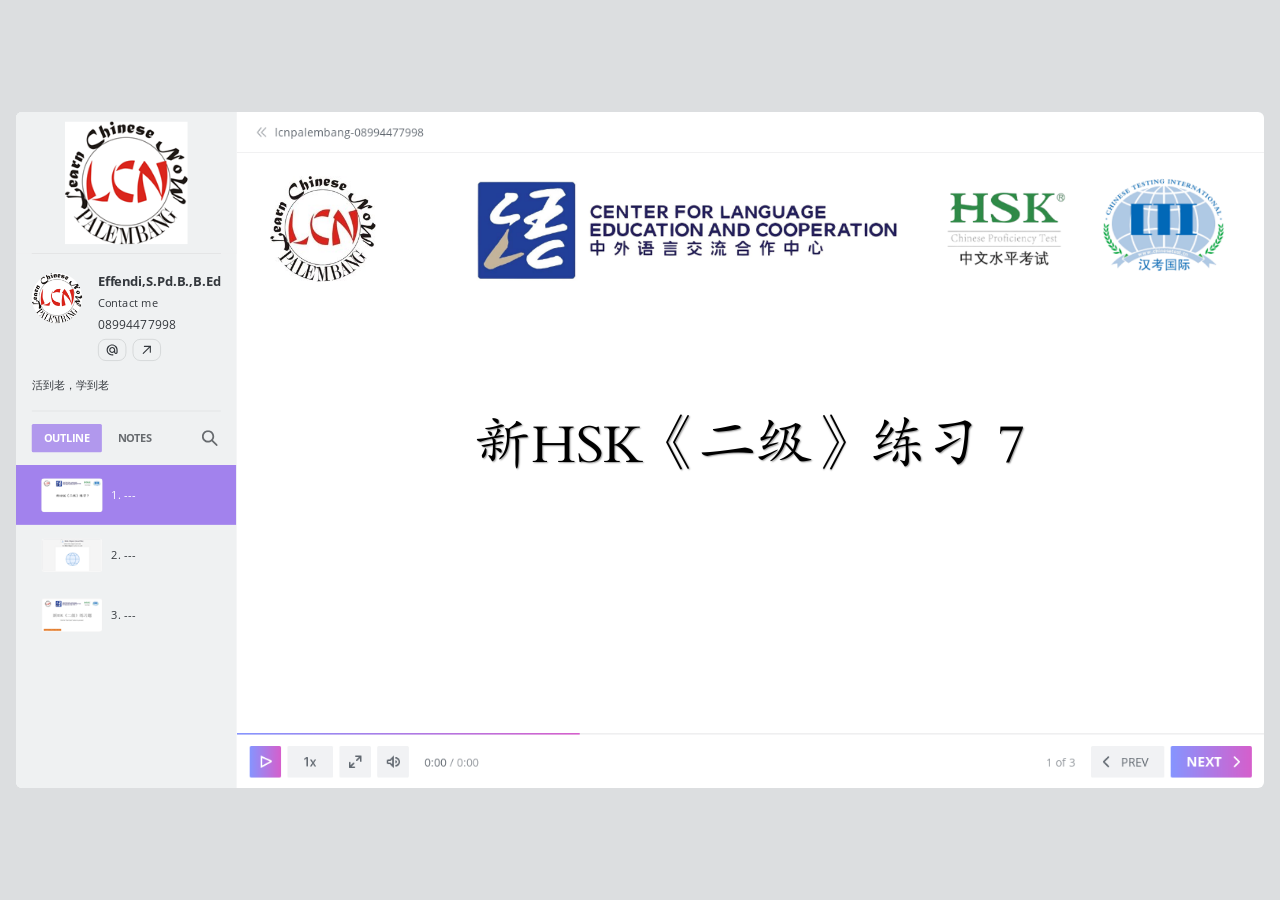
<file: index.html>
<!DOCTYPE html>
<!-- Created with iSpring --><!-- 1576 864 --><!--version 11.7.0.5 --><!--type html --><!--mainFolder ./ -->
<html style=background-color:#dcdee0;>
<head>
    <meta http-equiv="Content-Type" content="text/html;charset=utf-8"/><meta name="viewport" content="width=device-width,initial-scale=1,minimum-scale=1,maximum-scale=1,user-scalable=no"/><meta name="format-detection" content="telephone=no"/><meta name="apple-mobile-web-app-capable" content="yes"/><meta name="apple-mobile-web-app-status-bar-style" content="black"/><meta http-equiv="X-UA-Compatible" content="IE=edge"/><meta name="msapplication-tap-highlight" content="no"/><title>NEW HSK2 LESSON 07</title><link rel="apple-touch-icon-precomposed" href="data/apple-touch-icon.png"/><link rel="shortcut icon" type="image/ico" href="data/favicon.ico"/><style>body {background-color:#dcdee0;}#spr0_72e38f {display:none;}</style>
    
    
    <style>
		#playerView {
			position:absolute;
			-webkit-tap-highlight-color:rgba(0,0,0,0);
			-webkit-user-select:none;
			-moz-user-select:none;
			-webkit-touch-callout:none;
			-webkit-user-drag:none;
		}
		#playerView * {
			position:absolute;
		}
		#preloader {
			width: 50px;
			height: 50px;
			position: absolute;
			top: 0;
			left: 0;
			bottom: 0;
			right: 0;
			margin: auto;
			border-radius: 10px;
			background-color: rgba(0, 0, 0, 0.5);
		}

		#preloader::after {
			content: '';
			position: absolute;
			background: url([data-uri]);
			background-size: cover;
			top: 0;
			left: 0;
			bottom: 0;
			right: 0;
			animation: preloader_spin 1s infinite linear;
			-webkit-animation: preloader_spin 1s infinite linear;
		}

		@keyframes preloader_spin { 0% {transform: rotate(0deg);} 100% {transform: rotate(360deg);} }
		@-webkit-keyframes preloader_spin { 0% {-webkit-transform: rotate(0deg);} 100% {-webkit-transform: rotate(360deg);}}
    </style>
</head>
<body>
	<div id="preloader"></div>
	<script src="data/browsersupport.js?CAB927E7"></script>
	<script src="data/player.js?CAB927E7"></script>
    <div id="content"></div>
    <div id="spr0_72e38f"></div>
    <script>
		document.addEventListener("DOMContentLoaded", () => (function(startup){
			function start(savedPresentationState)
			{
				var presInfo = "eNrVWktz28gR/isopnwTaQAEX8ohwYsWShDBJSDJXtvFAomhODEI0HhQq1WpyqlcUsmec85pc0rVHnLJbn5NdjebW/5CemYAEiD4kBwnVbEtkZz+pt/d0wP6voZrp7X7jixpbV7Q60qnKdUlUe3Ve512uy7yoiL3ej1VFPmH2kktAfBAv+bO7HORM3XbtgYc3wHClFD8abB0fbSYuMFNne/2epLU6fR6XaDf1k4Fscuf1Oa1044Ir1PAT8MI2cto3GmJPbErAGy5qp2KvNA+qaVELxzHKU7QWBAanQY/bv2cQGqnr+9rAVD12QwFHj6xG0OvoTROlIbuAeBXQFLDIHGnCbdAsDCBhX/85bsff/vNPz/8+l9/++rHP3/N3jO9avMkWZ6+ef7m+QQnDf/uzfOiHYBBW6b98mbhYr8xDRdMnVrZ1GHt9J561XMT983z5TxMQqGxpKxAXE+iTuhJDyc1lUD9Mt4Pb4pwodWmeHh9eJy6JBLjie8G72oPD2/3CynK6OyQET9WCPUQDcl97R35BR+TKEUnNXcdq+USNsX0I0CaIk2AmevHiC7Tdw9vH04YOohLaOkwellGN4/wTopo4Qh6eRhNzNyAZ2VF2hTMPFHl7JfBrcPgVRHcPaxzvEuN/Wi0Q4/96FkJ3TuCnpTQncPoVVpCH7Fy5RXREn8YnZT07vC7vQ3w2qKUwSTPY6gjWuj3JKHZur+dBSdUTARSIpJkpCpcsmOWJclDLp5wBJRB2q6kNNtNTdPqbbndrUudVruu8EqrLojNZluUNZUXWg9M8axwYx97SGj8ioR4ur06pZF3yqWezBeTQj/pdGmpS01QyFsbAebwJxvrviAd8w/fQJf//sPvfvj2q5++/dP3H37/03e/+eGvf+Q6rOvxtOzBIPK+wfMC3S81OlKvI7Wg2UutjtgRUV0QSBfCmftev81czLzhZZt59kfKdrPWwQKC6TtwAmURz90lirMlm/G7Yi932cs79jpjL7chA295vsuLgqb06l1d4OtSX+Trva4k1ztNUW5Kal9uNZUdnhd3el7c73nxiZ7/f3PsPfXFbTgWxjyYma6Nvw2FN8/PLVs+lx2ZzQuKrHCdxjxZ+OQACamllblgtvaMV+qvMYnee9j4Xsm8zBwWrfG0zGuUwz2r1iSvxFnhE6nE98na38u1xu9T/OXSd+9QxIJcTJdWv682BUGt93p8CwpVUeo9vdWpS7rcFQW13WvyfDldCLesTnekRfNxafHUbHjIosN63rAf1CinmrVEAWe79FiFEL3ONJkFCd+4DWezGuyTIRINvt3tSp12qy3COaARiTCZ9drdTouK3QJ4ZcANfMz7LcieHBUufGLhdNSjKbPRAh/VQvzkWuCKFpPjajT/W86o6APCpEyd/ufnLq6oIhVV4RvddhOm840eYibULRO9ErGYDMCylQm00U2IuEujIrO1ZX6nJ8DhV7C+xfc6G8FlhLeN2JLe3pLO2WiBJ6HvVdRof3I1NkkJTOl4PAkjD0Uj18Mp9AsyCod+GMW0j8dwnCju9N1NFKaBR5YoEXT/md7vC30RNA6X7hQn0JShFyR3S3I9sS3T0OjMQRjoMKejINnwkacJXqESN1nsirr2UdzOwhWKSsw0TRf11hOYOeiLpMShKTW7Te2JHHaY1ad/nsinapAkSl1JfwwbE25S/0nAlu7NvoBrqqbr/LH99MTaw+FR3mAcKhFpC9BLjkqP8MKN7pQ0ScKgrISHbiIE4B5UwE0EyQ7OZgNDLqHb7rW2tCM1u7G/3eqrapn+dq3Di5GsGfrAOaDGOq65LkL3f64MrfWSY7u9tqgpRU78McdSJtUs7QgtXmk/hVMlyo/LkG0WVVUexSdG0zDw9uTLhhUUTV/6WFZV1fQW+ftEftWwfZRaewL3MSp9XIHuYFJV5xGcHsgpFSRR6A/[base64]/PDDMh9d4H9u63JcoEDHL/DgZrGSbjAX1IX63kQMlVD5pZ1POf4Zu7DT3KF0S3ydBCN0dqAReon2EcrtNYmoBZuwWLkRtP5+unJHDCBi/NQ0sumtxFJLJUTE82Sou3kSC1+HoQJincGtBQckksoMoJZuJNwBYLDtfHbrkxw4m/0mtAAxeyem33I9cwYTMM0ipFDtl0VeRVN2CMLyi/GJP41oSGQIjWIzKEyllVVt21DMfWxPDLksSkrujlWZPV87FhjRX9hDMhZE3IJ/JsjboJucBDg4IYLZ3SBPo0gj6D38rIcx7oYD+WBbgIrJQTTFhyp0gObBvKV8UJ2DGswVi5h/8Am3wKsq5/LvXWAha07jjF4QTbK0yk0BjzBPnQaGMSTBAw4vBk6kE5a0THrHGu4Ns0Jl7vtutQMC0wajZhFdCdRK/VwyAVuFFGjKvsKThjoL53ME8QRpC8fQA9H+tUGTZoIDtOqvfa5MRjrA5nqmC0bpuG8Gl9Y1HonjQIOvO2W/Edb6SFeA2t0IZtlJrPZo7mA9jbMNfpoPDyzHItZwAqKo99sVLeRaI0HY6s/Vq1LGImywHHPPrvUbebAywtFHz0jWfvMsRxQLyfZzyr8roDdroDRej4QsGsZtL6QR+fMEHWkw4I2vjacM/IFUYSgyXvcLU7mHLZhwoEqQivXT1lO5zXKuDqOrJ5dgB/GmqVe0jf2peIYjkmcqoXTlFwlKuC+QfyxAfahgVZAxoX8ooQa4mmSRlWgaQzOizgTB+8qIOatAoq1PQrLG4k8HGYJuXYmmZ8YSFXHwOgSwtcnh8pstrVMktgKyou5LNaoGckaOCPLZOU4Vk3LBt+r8pAG+RBUf2mA4y5NKHsImU7E6V/ghJulvs/[base64]/LDYnOWz0W6uQ5p1wzzbsoYp2/a1NdKo3qRfutzSjeNbuBOUHF50CdtvDFQLQqc6RR4Ogeb7wWk4mILb0TTJ94BMmUYkCzjop1nXY4clO4n1AsZBiOdi6aMEUdmYKOZO2TGOZiEE3kdwstNogRCaBVlgLqCzklalWC8hk0j9WFWCdU7K5rxKeKWTsie/KalwQEJi5um0zsqpS7LDv8vOKeIjemzCyopOp0yzuLGLm63DcTJwDNncl+NsM1hPP93gFYzO9KqW8SO1S7slnDk663FZ7yLZvkTIy3AQJF0jefDZpfH5uC9Dw9d2Od6944Iw4Vxv5QZTMrhNyd2DuwOahz1KI7Gl6pBvDjg3ySow6wrAUn/5rLFTbKms94XdTRK0WCbHJBA3ZVruF0aycr+kxxhySIytwugygiHt07gzxnB1Yf3mkU5dK/Bkxx6V9Si7n+DijxOYTXSqZZryENqhYpBytuHeAtUfx9s4HVo+7Zfkv71UiC/hJNKKLBZhPrxsUAML9OnTphFymwmSXta2oNe6YhsOOX2v0STGScaLJt/jGxvNvWMd7Uh1b8ia3pcvTYeuUBuihZt5AvQmJ3CmP+tBZQWvw9T3aG76+B3tQ2A/[base64]/Xr6NS1ZYyOhGboeOOPvH75mMHYByioD0pV9LiTril6IHh7+DdFUgU8=";
				PresentationPlayer.start(presInfo, "content", "playerView", onPlayerInit, savedPresentationState);
				function onPlayerInit(player)
				{
					(function(player){
	(function(player)
{
	function findConnector(win)
	{
		var retries = 0;
		while (!win.ispringPresentationConnector && win.parent && win.parent != win)
		{
			++retries;
			if (retries > 7)
			{
				return null;
			}

			win = win.parent;
		}
		return win.ispringPresentationConnector;
	}

	function getConnector()
	{
		var api = findConnector(window);
		if (!api && window.opener && (typeof(window.opener) != "undefined"))
		{
			api = findConnector(window.opener);
		}
		return api;
	}

	try
	{
		var connector = getConnector();
		if (connector)
		{
			connector.register(player);
		}
	}
	catch (e) {}
})(player);

})(player);

					var preloader = document.getElementById("preloader");
					preloader.parentNode.removeChild(preloader);
				}
			}

			if (startup)
				startup(start);
			else
				start();
		})());
    </script>
</body>
</html>
</file>
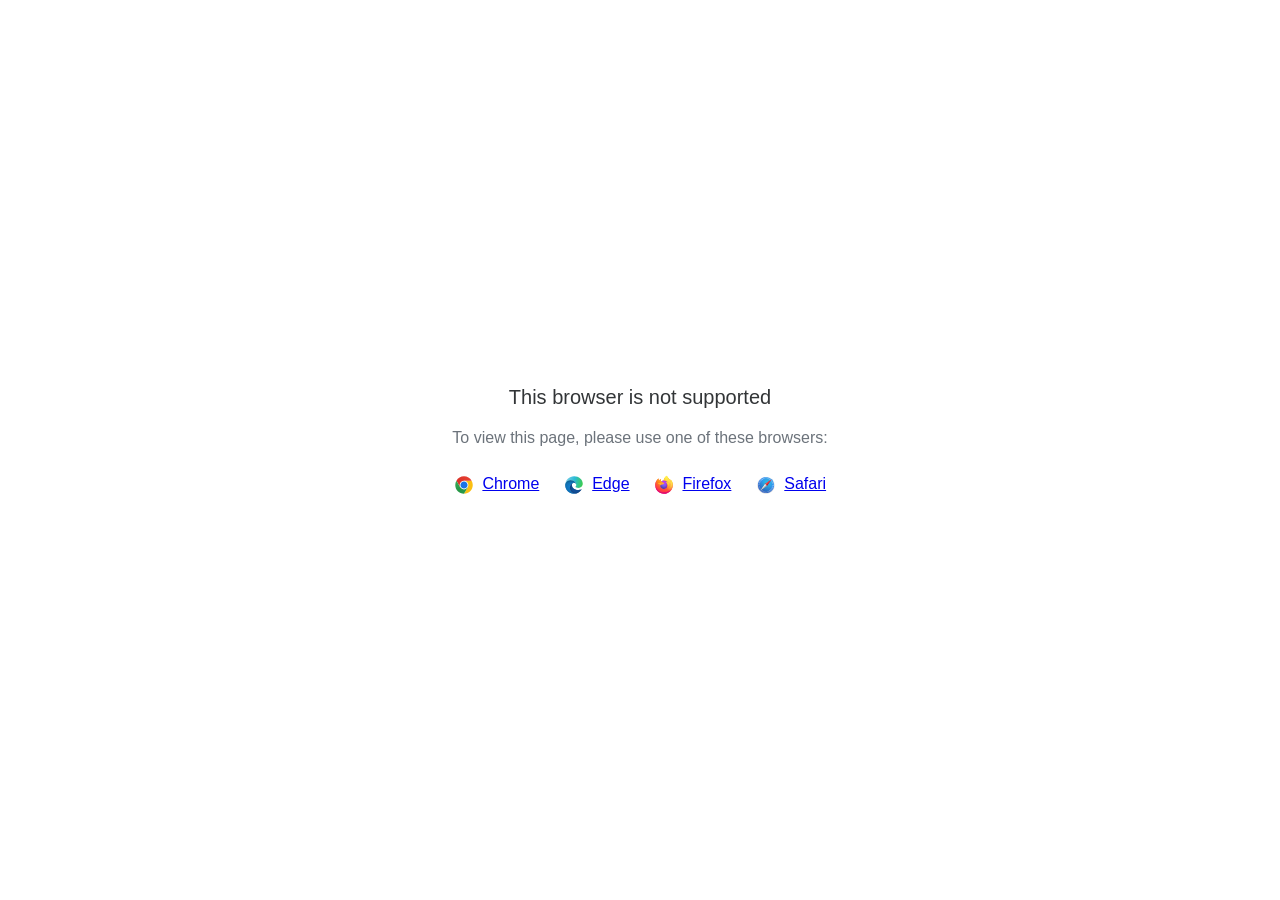
<file: data/html5-unsupported.html>
<html>
<head>
    <meta http-equiv="Content-Type" content="text/html;charset=utf-8"/>
    <meta name="viewport" content="width=device-width,initial-scale=1,maximum-scale=1">
    <meta name="format-detection" content="telephone=no">
    <meta name="apple-mobile-web-app-capable" content="yes">
    <meta name="apple-mobile-web-app-status-bar-style" content="black">
    <meta http-equiv="X-UA-Compatible" content="IE=edge">
    <meta name="msapplication-tap-highlight" content="no" />
    <title>Page Not Available</title>
    <style>
        body {
            background: #fff;
        }

        .banner {
            position: absolute;
            top: 50%;
            left: 50%;
            margin-left: -235px;
            margin-top: -67px;
            width: 470px;
            text-align: center;
            font-family: Roboto, Arial, Helvetica, sans-serif;
        }

        .title {
            margin-bottom: 16px;
            font-size: 20px;
            font-weight: 500;
            color: #323537;
            line-height: 28px;
        }

        .text {
            margin-bottom: 26px;
            font-size: 16px;
            color: #6C737B;
            line-height: 22px;
        }

        .browsers svg, .browsers a {
            display: inline-block;
            vertical-align: top;
        }

        .browsers a {
            font-size: 16px;
            margin-right: 20px;
            margin-left: 4px;
        }

        .browsers :last-child {
            margin-right: 0;
        }
    </style>
</head>
<body>
    <div class="banner">
        <div class="title">This browser is not supported</div>
        <div class="text">To view this page, please use one of these browsers:</div>
        <div class="browsers">
            <svg width="20" height="20" viewBox="0 0 20 20" fill="none" xmlns="http://www.w3.org/2000/svg">
                <path d="M10.0001 10.0001L13.789 12.1875L10.0001 18.7501C14.8326 18.7501 18.7501 14.8326 18.7501 10.0001C18.7501 8.40581 18.3216 6.91244 17.5766 5.625H10L10.0001 10.0001Z" fill="#FBBF12"/>
                <path d="M9.99999 1.25C6.76136 1.25 3.93585 3.01077 2.42285 5.6261L6.21103 12.1876L9.99999 10.0001V5.62507H17.5766C16.0634 3.01039 13.2382 1.25 9.99999 1.25Z" fill="url(#paint0_linear_579_2699)"/>
                <path d="M1.25005 10C1.25005 14.8325 5.16742 18.75 10 18.75L13.789 12.1875L10 10L6.21109 12.1875L2.42291 5.62598C1.67833 6.91306 1.25 8.40588 1.25 9.99988" fill="url(#paint1_linear_579_2699)"/>
                <path d="M14.3751 10.0001C14.3751 12.4163 12.4163 14.3751 10.0001 14.3751C7.58381 14.3751 5.625 12.4163 5.625 10.0001C5.625 7.58381 7.58381 5.625 10.0001 5.625C12.4163 5.625 14.3751 7.58381 14.3751 10.0001Z" fill="white"/>
                <path d="M13.5548 10.0001C13.5548 11.9633 11.9633 13.5548 10.0001 13.5548C8.03686 13.5548 6.44531 11.9633 6.44531 10.0001C6.44531 8.03686 8.03686 6.44531 10.0001 6.44531C11.9633 6.44531 13.5548 8.03686 13.5548 10.0001Z" fill="#1A73E8"/>
                <defs>
                    <linearGradient id="paint0_linear_579_2699" x1="5.04786" y1="6.71874" x2="12.965" y2="6.71874" gradientUnits="userSpaceOnUse">
                        <stop stop-color="#DB3328"/>
                        <stop offset="1" stop-color="#E53D30"/>
                    </linearGradient>
                    <linearGradient id="paint1_linear_579_2699" x1="4.58454" y1="7.18406" x2="7.82938" y2="12.8043" gradientUnits="userSpaceOnUse">
                        <stop stop-color="#32A651"/>
                        <stop offset="1" stop-color="#279847"/>
                    </linearGradient>
                </defs>
            </svg>
            <a href="https://www.google.com/chrome">Chrome</a>
            <svg width="20" height="20" viewBox="0 0 20 20" fill="none" xmlns="http://www.w3.org/2000/svg">
                <path d="M12.2449 9.92045C12.2449 8.25 10.5088 5.36648 6.59777 5.36648C2.68671 5.36648 1.25 8.62784 1.25 10.0199C1.25 5.0483 5.30074 1.25 10.1097 1.25C14.9188 1.25 18.75 4.84943 18.75 8.50852C18.75 11.7699 16.2956 12.9034 14.3002 12.9034C12.9832 12.9034 11.4866 12.4659 11.4866 11.7699C11.4866 11.233 12.2449 11.233 12.2449 9.92045Z" fill="url(#paint0_linear_579_2709)"/>
                <path d="M6.59777 5.36646C10.5088 5.36646 12.2449 8.24998 12.2449 9.92043C12.2449 9.93342 12.2448 9.94627 12.2446 9.95901C12.2249 8.84657 11.4738 7.79259 9.99002 7.79259C8.11431 7.79259 5.5801 10.338 5.91933 13.5C6.19087 16.031 8.33381 19.4261 12.9832 18.2329C12.9832 18.2329 12.1052 18.75 9.6508 18.75C5.30074 18.75 1.25 14.7727 1.25 10.2187C1.25 10.0981 1.25184 9.97975 1.25555 9.8637C1.35584 8.39889 2.82648 5.36646 6.59777 5.36646Z" fill="url(#paint1_linear_579_2709)"/>
                <path d="M6.59777 5.36646C10.5088 5.36646 12.2449 8.24998 12.2449 9.92043C12.2449 9.93342 12.2448 9.94627 12.2446 9.95901C12.2249 8.84657 11.4738 7.79259 9.99002 7.79259C8.11431 7.79259 5.5801 10.338 5.91933 13.5C6.19087 16.031 8.33381 19.4261 12.9832 18.2329C12.9832 18.2329 12.1052 18.75 9.6508 18.75C5.30074 18.75 1.25 14.7727 1.25 10.2187C1.25 10.0981 1.25184 9.97975 1.25555 9.8637C1.35584 8.39889 2.82648 5.36646 6.59777 5.36646Z" fill="url(#paint2_radial_579_2709)"/>
                <path d="M12.4415 18.4371C14.9324 17.7576 16.712 15.6377 17.0338 15.2101C17.393 14.7328 17.4928 14.4345 17.393 14.3351C17.2932 14.2357 17.1536 14.2555 16.7944 14.4345C16.4352 14.6135 14.32 15.4885 11.9056 14.7527C9.49107 14.0169 7.83486 12.1078 7.83486 9.99987C7.83486 8.36919 9.23166 7.79248 9.98993 7.79248C8.11422 7.79248 5.58001 10.3379 5.91923 13.4999C6.19077 16.0309 8.33371 19.426 12.9831 18.2328C12.9831 18.2328 12.821 18.3283 12.4415 18.4371Z" fill="#0E458A"/>
                <path d="M12.4415 18.4371C14.9324 17.7576 16.712 15.6377 17.0338 15.2101C17.393 14.7328 17.4928 14.4345 17.393 14.3351C17.2932 14.2357 17.1536 14.2555 16.7944 14.4345C16.4352 14.6135 14.32 15.4885 11.9056 14.7527C9.49107 14.0169 7.83486 12.1078 7.83486 9.99987C7.83486 8.36919 9.23166 7.79248 9.98993 7.79248C8.11422 7.79248 5.58001 10.3379 5.91923 13.4999C6.19077 16.0309 8.33371 19.426 12.9831 18.2328C12.9831 18.2328 12.821 18.3283 12.4415 18.4371Z" fill="url(#paint3_radial_579_2709)"/>
                <defs>
                    <linearGradient id="paint0_linear_579_2709" x1="17.7323" y1="11.5909" x2="0.61762" y2="7.54779" gradientUnits="userSpaceOnUse">
                        <stop stop-color="#3BCC50"/>
                        <stop offset="0.489583" stop-color="#2ABAD6"/>
                        <stop offset="1" stop-color="#7DCFE7"/>
                    </linearGradient>
                    <linearGradient id="paint1_linear_579_2709" x1="7.11659" y1="5.36646" x2="7.11659" y2="18.75" gradientUnits="userSpaceOnUse">
                        <stop stop-color="#035989"/>
                        <stop offset="0.265625" stop-color="#1175B6"/>
                        <stop offset="1" stop-color="#0470CF"/>
                    </linearGradient>
                    <radialGradient id="paint2_radial_579_2709" cx="0" cy="0" r="1" gradientUnits="userSpaceOnUse" gradientTransform="translate(6.83723 11.8693) rotate(59.2143) scale(5.92595 5.93561)">
                        <stop stop-color="#1284D8"/>
                        <stop offset="0.813899" stop-color="#1170B2" stop-opacity="0.767762"/>
                        <stop offset="1" stop-color="#0E649B" stop-opacity="0.65"/>
                    </radialGradient>
                    <radialGradient id="paint3_radial_579_2709" cx="0" cy="0" r="1" gradientUnits="userSpaceOnUse" gradientTransform="translate(11.6661 13.4999) rotate(77.9982) scale(4.79806 5.18015)">
                        <stop stop-color="#104890"/>
                        <stop offset="0.69943" stop-color="#12529E" stop-opacity="0.70624"/>
                        <stop offset="1" stop-color="#0E4584" stop-opacity="0.58"/>
                    </radialGradient>
                </defs>
            </svg>
            <a href="https://www.microsoft.com/edge">Edge</a>
            <svg width="20" height="20" viewBox="0 0 20 20" fill="none" xmlns="http://www.w3.org/2000/svg">
                <path d="M18.1191 6.70405C17.7385 5.78587 16.967 4.79462 16.3615 4.4815C16.8544 5.4501 17.1395 6.42162 17.2485 7.14652C17.2485 7.14652 17.2485 7.15163 17.2503 7.16113C16.2598 4.6861 14.5798 3.68791 13.2079 1.51504C13.1383 1.40543 13.069 1.29582 13.0012 1.17854C12.963 1.1124 12.932 1.05248 12.905 0.995851C12.8481 0.885984 12.8042 0.76987 12.7741 0.649844C12.7743 0.644144 12.7725 0.638558 12.7688 0.63417C12.7652 0.629782 12.7601 0.626904 12.7544 0.626094C12.749 0.624635 12.7434 0.624635 12.738 0.626094C12.7366 0.626756 12.7352 0.627617 12.734 0.628652C12.7318 0.628652 12.7296 0.63121 12.7274 0.63194L12.7311 0.627191C10.5302 1.91914 9.78353 4.30904 9.71499 5.5049C8.83549 5.56518 7.99455 5.88974 7.30189 6.43623C7.22949 6.37488 7.15379 6.31755 7.07512 6.26451C6.87551 5.56419 6.86708 4.82302 7.0507 4.11832C6.15057 4.52936 5.45059 5.17789 4.94165 5.75189H4.93764C4.5902 5.31089 4.61463 3.85634 4.63432 3.55272C4.63031 3.53372 4.37547 3.68535 4.34266 3.70837C4.03608 3.92756 3.7495 4.17357 3.48628 4.4435C3.18675 4.74784 2.9131 5.07672 2.66818 5.42671C2.1047 6.22702 1.70509 7.13132 1.49244 8.08735C1.48843 8.10635 1.48478 8.12608 1.48077 8.14544C1.46437 8.22254 1.40494 8.60946 1.39437 8.6935V8.71286C1.3169 9.11266 1.26865 9.5176 1.25 9.92444V9.96938C1.25 14.8186 5.17279 18.75 10.0114 18.75C14.345 18.75 17.943 15.5968 18.6477 11.455C18.6623 11.3428 18.6743 11.2295 18.6875 11.1163C18.8617 9.61022 18.6681 8.02743 18.1191 6.70405ZM8.02046 13.5774C8.06129 13.5968 8.09994 13.6183 8.14186 13.6373L8.14769 13.641C8.10577 13.6205 8.06311 13.5993 8.02082 13.5774H8.02046ZM17.251 7.16515V7.15675V7.16625V7.16515Z" fill="url(#paint0_linear_579_2717)"/>
                <path d="M18.119 6.704C17.7384 5.78582 16.9669 4.79457 16.3614 4.48145C16.8543 5.45005 17.1394 6.42157 17.2484 7.14647V7.16437C18.0752 9.41067 17.6246 11.695 16.9757 13.0907C15.9716 15.25 13.541 17.4635 9.73602 17.3557C5.62839 17.2388 2.0071 14.1802 1.33082 10.1776C1.20759 9.54586 1.33082 9.22543 1.39279 8.71281C1.31733 9.10778 1.28853 9.22214 1.25098 9.92439V9.96933C1.25098 14.8185 5.17377 18.7499 10.0124 18.7499C14.346 18.7499 17.944 15.5968 18.6487 11.4549C18.6633 11.3428 18.6753 11.2295 18.6884 11.1162C18.8616 9.61017 18.668 8.02738 18.119 6.704Z" fill="url(#paint1_radial_579_2717)"/>
                <path d="M18.119 6.704C17.7384 5.78582 16.9669 4.79457 16.3614 4.48145C16.8543 5.45005 17.1394 6.42157 17.2484 7.14647V7.16437C18.0752 9.41067 17.6246 11.695 16.9757 13.0907C15.9716 15.25 13.541 17.4635 9.73602 17.3557C5.62839 17.2388 2.0071 14.1802 1.33082 10.1776C1.20759 9.54586 1.33082 9.22543 1.39279 8.71281C1.31733 9.10778 1.28853 9.22214 1.25098 9.92439V9.96933C1.25098 14.8185 5.17377 18.7499 10.0124 18.7499C14.346 18.7499 17.944 15.5968 18.6487 11.4549C18.6633 11.3428 18.6753 11.2295 18.6884 11.1162C18.8616 9.61017 18.668 8.02738 18.119 6.704Z" fill="url(#paint2_radial_579_2717)"/>
                <path d="M13.8612 7.73587C13.8806 7.74939 13.8977 7.7629 13.9159 7.77642C13.696 7.38513 13.4221 7.02694 13.1022 6.71246C10.3788 3.98314 12.3884 0.794172 12.7271 0.631947L12.7307 0.627197C10.5298 1.91915 9.78314 4.30905 9.7146 5.50491C9.81668 5.49797 9.9184 5.4892 10.0223 5.4892C11.6647 5.4892 13.0953 6.39459 13.8612 7.73587Z" fill="url(#paint3_radial_579_2717)"/>
                <path d="M10.028 8.28118C10.0138 8.5004 9.24382 9.25307 8.97441 9.25307C6.48292 9.25307 6.07861 10.7635 6.07861 10.7635C6.18798 12.0357 7.07244 13.0833 8.14245 13.6375C8.19131 13.6627 8.24052 13.6854 8.28828 13.708C8.37396 13.7446 8.46 13.7811 8.54567 13.8136C8.91262 13.9433 9.29689 14.0172 9.68568 14.0329C14.0525 14.2382 14.8991 8.80001 11.7473 7.22087C12.5541 7.08021 13.3919 7.40575 13.8597 7.73495C13.0941 6.39367 11.6631 5.48828 10.0207 5.48828C9.91682 5.48828 9.81511 5.49705 9.71303 5.50399C8.83417 5.56502 7.99404 5.88994 7.30212 6.43642C7.43591 6.55005 7.58685 6.70131 7.90439 7.0148C8.5001 7.60378 10.0247 8.20993 10.028 8.28118Z" fill="url(#paint4_radial_579_2717)"/>
                <path d="M10.028 8.28118C10.0138 8.5004 9.24382 9.25307 8.97441 9.25307C6.48292 9.25307 6.07861 10.7635 6.07861 10.7635C6.18798 12.0357 7.07244 13.0833 8.14245 13.6375C8.19131 13.6627 8.24052 13.6854 8.28828 13.708C8.37396 13.7446 8.46 13.7811 8.54567 13.8136C8.91262 13.9433 9.29689 14.0172 9.68568 14.0329C14.0525 14.2382 14.8991 8.80001 11.7473 7.22087C12.5541 7.08021 13.3919 7.40575 13.8597 7.73495C13.0941 6.39367 11.6631 5.48828 10.0207 5.48828C9.91682 5.48828 9.81511 5.49705 9.71303 5.50399C8.83417 5.56502 7.99404 5.88994 7.30212 6.43642C7.43591 6.55005 7.58685 6.70131 7.90439 7.0148C8.5001 7.60378 10.0247 8.20993 10.028 8.28118Z" fill="url(#paint5_radial_579_2717)"/>
                <path d="M6.89479 6.14439C6.96588 6.19043 7.02421 6.22916 7.07708 6.2646C6.87746 5.56428 6.86903 4.82311 7.05265 4.11841C6.15252 4.52945 5.45255 5.17799 4.9436 5.75198C4.9848 5.75089 6.2557 5.72787 6.89479 6.14439Z" fill="url(#paint6_radial_579_2717)"/>
                <path d="M1.33119 10.1776C2.00747 14.1802 5.62876 17.2388 9.7393 17.3557C13.5443 17.4635 15.9735 15.25 16.979 13.0907C17.6279 11.6946 18.0785 9.41068 17.2517 7.16437V7.14756C17.2517 7.14976 17.2517 7.15268 17.2535 7.16218C17.5641 9.1962 16.532 11.1667 14.9184 12.4992C14.9167 12.5029 14.9152 12.5067 14.9137 12.5105C11.7692 15.0765 8.76042 14.0586 8.15123 13.6431C8.10893 13.6227 8.06628 13.6015 8.02399 13.5796C6.19056 12.7027 5.43334 11.0274 5.59558 9.5919C4.04797 9.5919 3.52007 8.28314 3.52007 8.28314C3.52007 8.28314 4.90982 7.29006 6.74143 8.1538C8.43778 8.95396 10.031 8.2835 10.031 8.28314C10.0277 8.21189 8.50304 7.60391 7.90842 7.01676C7.59088 6.70327 7.43995 6.55201 7.30615 6.43838C7.23375 6.37702 7.15805 6.3197 7.07939 6.26665C7.02725 6.23012 6.97001 6.19358 6.8971 6.14645C6.25801 5.72992 4.98711 5.75294 4.94518 5.75404H4.94117C4.59374 5.31303 4.61816 3.85849 4.63785 3.55487C4.63384 3.53587 4.379 3.68749 4.34619 3.71051C4.03961 3.92971 3.75303 4.17571 3.48981 4.44564C3.19028 4.74999 2.91663 5.07887 2.67171 5.42886C2.10823 6.22916 1.70862 7.13347 1.49597 8.08949C1.48904 8.1063 1.17734 9.47023 1.33119 10.1776Z" fill="url(#paint7_radial_579_2717)"/>
                <path d="M13.1024 6.71246C13.4222 7.02693 13.6962 7.38513 13.9161 7.77642C13.9616 7.81071 14.0055 7.8473 14.0473 7.88603C16.0335 9.71873 14.9945 12.3132 14.9154 12.4996C16.529 11.1671 17.5611 9.19662 17.2505 7.16259C16.2599 4.6861 14.58 3.68791 13.2081 1.51504C13.1385 1.40543 13.0692 1.29582 13.0014 1.17854C12.9631 1.1124 12.9321 1.05248 12.9051 0.995851C12.8483 0.885984 12.8044 0.76987 12.7742 0.649844C12.7745 0.644144 12.7726 0.638559 12.769 0.63417C12.7653 0.629782 12.7602 0.626904 12.7546 0.626094C12.7492 0.624635 12.7435 0.624635 12.7382 0.626094C12.7367 0.626756 12.7354 0.627617 12.7341 0.628652C12.732 0.628652 12.7298 0.63121 12.7276 0.63194C12.3885 0.794165 10.379 3.98313 13.1024 6.71246Z" fill="url(#paint8_radial_579_2717)"/>
                <path d="M14.0464 7.88413C14.0046 7.8454 13.9608 7.80882 13.9152 7.77452C13.8973 7.761 13.8787 7.74748 13.8605 7.73396C13.3928 7.40513 12.555 7.07922 11.7482 7.21989C14.8995 8.79902 14.0534 14.2372 9.68654 14.0319C9.29775 14.0163 8.91348 13.9424 8.54653 13.8126C8.46085 13.7805 8.37481 13.7451 8.28914 13.7071C8.23956 13.6844 8.19034 13.6618 8.14331 13.6365L8.14914 13.6402C8.75834 14.0567 11.7671 15.0746 14.9116 12.5075C14.9116 12.5075 14.9134 12.5028 14.9163 12.4962C14.9943 12.3132 16.0334 9.71866 14.0464 7.88413Z" fill="url(#paint9_radial_579_2717)"/>
                <path d="M6.07833 10.7635C6.07833 10.7635 6.48264 9.25306 8.97412 9.25306C9.24354 9.25306 10.0135 8.49966 10.0277 8.28117C10.0419 8.06268 8.43455 8.95199 6.7382 8.15183C4.90659 7.28809 3.51685 8.28117 3.51685 8.28117C3.51685 8.28117 4.04475 9.58993 5.59235 9.58993C5.43012 11.0255 6.18733 12.6992 8.02076 13.5776C8.06159 13.597 8.10024 13.6185 8.14217 13.6375C7.07215 13.0843 6.18879 12.0357 6.07833 10.7635Z" fill="url(#paint10_radial_579_2717)"/>
                <path d="M18.1191 6.70405C17.7385 5.78587 16.967 4.79462 16.3615 4.4815C16.8544 5.4501 17.1395 6.42162 17.2485 7.14652C17.2485 7.14652 17.2485 7.15163 17.2503 7.16113C16.2598 4.6861 14.5798 3.68791 13.2079 1.51504C13.1383 1.40543 13.069 1.29582 13.0012 1.17854C12.963 1.1124 12.932 1.05248 12.905 0.995851C12.8481 0.885984 12.8042 0.76987 12.7741 0.649844C12.7743 0.644144 12.7725 0.638558 12.7688 0.63417C12.7652 0.629782 12.7601 0.626904 12.7544 0.626094C12.749 0.624635 12.7434 0.624635 12.738 0.626094C12.7366 0.626756 12.7352 0.627617 12.734 0.628652C12.7318 0.628652 12.7296 0.63121 12.7274 0.63194L12.7311 0.627191C10.5302 1.91914 9.78353 4.30904 9.71499 5.5049C9.81707 5.49796 9.91878 5.48919 10.0227 5.48919C11.6651 5.48919 13.0957 6.39458 13.8616 7.73586C13.3939 7.40703 12.5561 7.08111 11.7493 7.22178C14.9007 8.80092 14.0545 14.2391 9.68764 14.0338C9.29885 14.0182 8.91458 13.9443 8.54763 13.8145C8.46196 13.7824 8.37592 13.747 8.29024 13.709C8.24066 13.6863 8.19144 13.6636 8.14441 13.6384L8.15025 13.6421C8.10796 13.6216 8.0653 13.6004 8.02301 13.5785C8.06384 13.5979 8.10249 13.6194 8.14441 13.6384C7.07221 13.0842 6.18885 12.0356 6.07839 10.7633C6.07839 10.7633 6.4827 9.25288 8.97418 9.25288C9.2436 9.25288 10.0136 8.49949 10.0278 8.28099C10.0245 8.20975 8.49987 7.60177 7.90525 7.01462C7.58771 6.70113 7.43678 6.54986 7.30298 6.43623C7.23058 6.37488 7.15488 6.31755 7.07622 6.26451C6.87661 5.56419 6.86817 4.82302 7.05179 4.11832C6.15166 4.52936 5.45169 5.17789 4.94275 5.75189H4.93874C4.5913 5.31089 4.61572 3.85634 4.63541 3.55272C4.6314 3.53372 4.37657 3.68535 4.34375 3.70837C4.03717 3.92756 3.75059 4.17357 3.48738 4.4435C3.18785 4.74784 2.9142 5.07672 2.66928 5.42671C2.1058 6.22702 1.70618 7.13132 1.49353 8.08735C1.48952 8.10635 1.48588 8.12608 1.48187 8.14544C1.46546 8.22254 1.39109 8.61494 1.38088 8.69898C1.38088 8.70556 1.38088 8.69277 1.38088 8.69898C1.31262 9.10444 1.26891 9.51368 1.25 9.92444V9.96938C1.25 14.8186 5.17279 18.75 10.0114 18.75C14.345 18.75 17.943 15.5968 18.6477 11.455C18.6623 11.3428 18.6743 11.2295 18.6875 11.1163C18.8617 9.61022 18.6681 8.02743 18.1191 6.70405ZM17.25 7.15492V7.16442V7.15492Z" fill="url(#paint11_linear_579_2717)"/>
                <defs>
                    <linearGradient id="paint0_linear_579_2717" x1="16.9594" y1="3.43288" x2="2.3837" y2="17.4648" gradientUnits="userSpaceOnUse">
                        <stop offset="0.05" stop-color="#FFF44F"/>
                        <stop offset="0.11" stop-color="#FFE847"/>
                        <stop offset="0.22" stop-color="#FFC830"/>
                        <stop offset="0.37" stop-color="#FF980E"/>
                        <stop offset="0.4" stop-color="#FF8B16"/>
                        <stop offset="0.46" stop-color="#FF672A"/>
                        <stop offset="0.53" stop-color="#FF3647"/>
                        <stop offset="0.7" stop-color="#E31587"/>
                    </linearGradient>
                    <radialGradient id="paint1_radial_579_2717" cx="0" cy="0" r="1" gradientUnits="userSpaceOnUse" gradientTransform="translate(16.287 2.63668) scale(18.2654 18.3055)">
                        <stop offset="0.13" stop-color="#FFBD4F"/>
                        <stop offset="0.19" stop-color="#FFAC31"/>
                        <stop offset="0.25" stop-color="#FF9D17"/>
                        <stop offset="0.28" stop-color="#FF980E"/>
                        <stop offset="0.4" stop-color="#FF563B"/>
                        <stop offset="0.47" stop-color="#FF3750"/>
                        <stop offset="0.71" stop-color="#F5156C"/>
                        <stop offset="0.78" stop-color="#EB0878"/>
                        <stop offset="0.86" stop-color="#E50080"/>
                    </radialGradient>
                    <radialGradient id="paint2_radial_579_2717" cx="0" cy="0" r="1" gradientUnits="userSpaceOnUse" gradientTransform="translate(9.61279 10.1202) scale(18.2654 18.3055)">
                        <stop offset="0.3" stop-color="#960E18"/>
                        <stop offset="0.35" stop-color="#B11927" stop-opacity="0.74"/>
                        <stop offset="0.43" stop-color="#DB293D" stop-opacity="0.34"/>
                        <stop offset="0.5" stop-color="#F5334B" stop-opacity="0.09"/>
                        <stop offset="0.53" stop-color="#FF3750" stop-opacity="0"/>
                    </radialGradient>
                    <radialGradient id="paint3_radial_579_2717" cx="0" cy="0" r="1" gradientUnits="userSpaceOnUse" gradientTransform="translate(11.8153 -1.51753) scale(13.2325 13.2615)">
                        <stop offset="0.13" stop-color="#FFF44F"/>
                        <stop offset="0.25" stop-color="#FFDC3E"/>
                        <stop offset="0.51" stop-color="#FF9D12"/>
                        <stop offset="0.53" stop-color="#FF980E"/>
                    </radialGradient>
                    <radialGradient id="paint4_radial_579_2717" cx="0" cy="0" r="1" gradientUnits="userSpaceOnUse" gradientTransform="translate(7.59304 14.9021) scale(8.69686 8.71594)">
                        <stop offset="0.35" stop-color="#3A8EE6"/>
                        <stop offset="0.47" stop-color="#5C79F0"/>
                        <stop offset="0.67" stop-color="#9059FF"/>
                        <stop offset="1" stop-color="#C139E6"/>
                    </radialGradient>
                    <radialGradient id="paint5_radial_579_2717" cx="0" cy="0" r="1" gradientUnits="userSpaceOnUse" gradientTransform="translate(9.87545 7.94492) rotate(-13.9265) scale(4.60823 5.42407)">
                        <stop offset="0.21" stop-color="#9059FF" stop-opacity="0"/>
                        <stop offset="0.28" stop-color="#8C4FF3" stop-opacity="0.06"/>
                        <stop offset="0.75" stop-color="#7716A8" stop-opacity="0.45"/>
                        <stop offset="0.97" stop-color="#6E008B" stop-opacity="0.6"/>
                    </radialGradient>
                    <radialGradient id="paint6_radial_579_2717" cx="0" cy="0" r="1" gradientUnits="userSpaceOnUse" gradientTransform="translate(9.38226 1.88781) scale(6.25678 6.27051)">
                        <stop stop-color="#FFE226"/>
                        <stop offset="0.12" stop-color="#FFDB27"/>
                        <stop offset="0.3" stop-color="#FFC82A"/>
                        <stop offset="0.5" stop-color="#FFA930"/>
                        <stop offset="0.73" stop-color="#FF7E37"/>
                        <stop offset="0.79" stop-color="#FF7139"/>
                    </radialGradient>
                    <radialGradient id="paint7_radial_579_2717" cx="0" cy="0" r="1" gradientUnits="userSpaceOnUse" gradientTransform="translate(14.3005 -2.08939) scale(26.6943 26.7529)">
                        <stop offset="0.11" stop-color="#FFF44F"/>
                        <stop offset="0.46" stop-color="#FF980E"/>
                        <stop offset="0.62" stop-color="#FF5634"/>
                        <stop offset="0.72" stop-color="#FF3647"/>
                        <stop offset="0.9" stop-color="#E31587"/>
                    </radialGradient>
                    <radialGradient id="paint8_radial_579_2717" cx="0" cy="0" r="1" gradientUnits="userSpaceOnUse" gradientTransform="translate(11.72 0.833589) rotate(84.2447) scale(19.4998 12.7839)">
                        <stop stop-color="#FFF44F"/>
                        <stop offset="0.06" stop-color="#FFE847"/>
                        <stop offset="0.17" stop-color="#FFC830"/>
                        <stop offset="0.3" stop-color="#FF980E"/>
                        <stop offset="0.36" stop-color="#FF8B16"/>
                        <stop offset="0.45" stop-color="#FF672A"/>
                        <stop offset="0.57" stop-color="#FF3647"/>
                        <stop offset="0.74" stop-color="#E31587"/>
                    </radialGradient>
                    <radialGradient id="paint9_radial_579_2717" cx="0" cy="0" r="1" gradientUnits="userSpaceOnUse" gradientTransform="translate(9.23484 4.20996) scale(16.6653 16.7019)">
                        <stop offset="0.14" stop-color="#FFF44F"/>
                        <stop offset="0.48" stop-color="#FF980E"/>
                        <stop offset="0.59" stop-color="#FF5634"/>
                        <stop offset="0.66" stop-color="#FF3647"/>
                        <stop offset="0.9" stop-color="#E31587"/>
                    </radialGradient>
                    <radialGradient id="paint10_radial_579_2717" cx="0" cy="0" r="1" gradientUnits="userSpaceOnUse" gradientTransform="translate(13.6341 5.18793) scale(18.2402 18.2803)">
                        <stop offset="0.09" stop-color="#FFF44F"/>
                        <stop offset="0.23" stop-color="#FFE141"/>
                        <stop offset="0.51" stop-color="#FFAF1E"/>
                        <stop offset="0.63" stop-color="#FF980E"/>
                    </radialGradient>
                    <linearGradient id="paint11_linear_579_2717" x1="16.7844" y1="3.35761" x2="4.38152" y2="15.7337" gradientUnits="userSpaceOnUse">
                        <stop offset="0.17" stop-color="#FFF44F" stop-opacity="0.8"/>
                        <stop offset="0.27" stop-color="#FFF44F" stop-opacity="0.63"/>
                        <stop offset="0.49" stop-color="#FFF44F" stop-opacity="0.22"/>
                        <stop offset="0.6" stop-color="#FFF44F" stop-opacity="0"/>
                    </linearGradient>
                </defs>
            </svg>
            <a href="https://www.mozilla.org/firefox">Firefox</a>
            <svg width="20" height="20" viewBox="0 0 20 20" fill="none" xmlns="http://www.w3.org/2000/svg">
                <path d="M10 18.75C14.8325 18.75 18.75 14.8325 18.75 10C18.75 5.16751 14.8325 1.25 10 1.25C5.16751 1.25 1.25 5.16751 1.25 10C1.25 14.8325 5.16751 18.75 10 18.75Z" fill="url(#paint0_linear_579_2734)"/>
                <path d="M10 18.0938C14.4701 18.0938 18.0938 14.4701 18.0938 10C18.0938 5.52995 14.4701 1.90625 10 1.90625C5.52995 1.90625 1.90625 5.52995 1.90625 10C1.90625 14.4701 5.52995 18.0938 10 18.0938Z" fill="url(#paint1_radial_579_2734)"/>
                <path d="M10.0137 3.87498C9.95897 3.87498 9.91113 3.83399 9.91113 3.7793V2.35057C9.91113 2.29588 9.95897 2.25488 10.0137 2.25488C10.0683 2.25488 10.1162 2.29588 10.1162 2.35057V3.7793C10.1093 3.83399 10.0683 3.87498 10.0137 3.87498Z" fill="#F3F3F3"/>
                <path d="M10.0137 3.88182C9.95214 3.88182 9.9043 3.83397 9.9043 3.77929V2.35058C9.9043 2.29589 9.95214 2.24805 10.0137 2.24805C10.0752 2.24805 10.123 2.29589 10.123 2.35058V3.77929C10.123 3.83397 10.0684 3.88182 10.0137 3.88182ZM10.0137 2.26167C9.96583 2.26167 9.91799 2.30273 9.91799 2.35058V3.77929C9.91799 3.82713 9.95898 3.8682 10.0137 3.8682C10.0615 3.8682 10.1093 3.82713 10.1093 3.77929V2.35058C10.1026 2.30273 10.0615 2.26167 10.0137 2.26167Z" fill="white"/>
                <path d="M10.6972 3.10941C10.6426 3.10257 10.6016 3.06157 10.6016 3.00688L10.6494 2.37108C10.6562 2.31646 10.7041 2.2754 10.7588 2.28224C10.8135 2.28909 10.8545 2.33015 10.8545 2.38484L10.8066 3.02057C10.7998 3.07526 10.7519 3.11626 10.6972 3.10948V3.10941Z" fill="#F3F3F3"/>
                <path d="M10.6973 3.1164C10.6357 3.10955 10.5947 3.06171 10.5947 3.00702L10.6426 2.37123C10.6494 2.31661 10.6973 2.26877 10.7588 2.27554C10.8203 2.28239 10.8613 2.3303 10.8613 2.38492L10.8135 3.02071C10.8066 3.08224 10.7588 3.12324 10.6973 3.1164ZM10.7588 2.28923C10.7109 2.28923 10.663 2.32346 10.663 2.3713L10.6152 3.00709C10.6152 3.05486 10.6494 3.09593 10.7041 3.10271C10.7519 3.10271 10.7998 3.06855 10.7998 3.02071L10.8476 2.38492C10.8476 2.33708 10.8066 2.29608 10.7587 2.28923H10.7588Z" fill="white"/>
                <path d="M11.2099 3.99815C11.1551 3.98447 11.121 3.93662 11.1278 3.88193L11.4081 2.48051C11.4218 2.4259 11.4696 2.39167 11.5243 2.40536C11.579 2.41905 11.6131 2.4669 11.6063 2.52158L11.326 3.923C11.3192 3.97078 11.2645 4.005 11.2098 3.99815H11.2099Z" fill="#F3F3F3"/>
                <path d="M11.2101 4.00462C11.1485 3.99093 11.1144 3.93625 11.1212 3.88156L11.4015 2.48016C11.4152 2.42554 11.4699 2.38447 11.5313 2.39816C11.5928 2.41185 11.6271 2.46654 11.6202 2.52123L11.34 3.92263C11.3263 3.97724 11.2716 4.01147 11.2101 4.00462ZM11.5313 2.41185C11.4835 2.40501 11.4356 2.43231 11.4219 2.48023L11.1418 3.88163C11.1349 3.9294 11.1622 3.97724 11.2169 3.991C11.2647 3.99778 11.3126 3.9704 11.3263 3.92256L11.6065 2.52123C11.6134 2.46654 11.5792 2.42554 11.5313 2.41185Z" fill="white"/>
                <path d="M12.0302 3.38287C12.0172 3.37973 12.0049 3.37405 11.9941 3.36617C11.9832 3.35828 11.9741 3.34834 11.9671 3.33691C11.9601 3.32548 11.9554 3.31279 11.9534 3.29956C11.9513 3.28633 11.9519 3.27282 11.955 3.2598L12.1259 2.64462C12.1395 2.58993 12.1942 2.56255 12.2489 2.57624C12.3036 2.58993 12.3378 2.64462 12.3242 2.69931L12.1532 3.31456C12.1395 3.36918 12.0849 3.39656 12.0302 3.38287Z" fill="#F3F3F3"/>
                <path d="M12.0302 3.38948C11.9756 3.37579 11.9346 3.31426 11.9551 3.25965L12.126 2.64433C12.1396 2.58972 12.2011 2.55549 12.2558 2.56918C12.3105 2.58287 12.3515 2.6444 12.331 2.69902L12.1601 3.31433C12.1464 3.36895 12.0918 3.40317 12.0303 3.38948H12.0302ZM12.2558 2.58972C12.208 2.57603 12.1533 2.6034 12.1396 2.65125L11.9688 3.26642C11.9551 3.31426 11.9824 3.36218 12.0371 3.37579C12.0849 3.38948 12.1396 3.36218 12.1533 3.31433L12.3242 2.69902C12.331 2.65125 12.3037 2.6034 12.2558 2.58964V2.58972Z" fill="white"/>
                <path d="M12.3652 4.34683C12.3105 4.3263 12.2901 4.26477 12.3105 4.21692L12.8574 2.89759C12.8778 2.84975 12.9394 2.82237 12.9872 2.84975C13.042 2.87021 13.0625 2.93181 13.042 2.97958L12.4951 4.29892C12.4746 4.34683 12.413 4.37414 12.3653 4.34683H12.3652Z" fill="#F3F3F3"/>
                <path d="M12.3653 4.35357C12.339 4.34356 12.3178 4.32354 12.3062 4.29791C12.2947 4.27227 12.2938 4.24311 12.3037 4.21681L12.8506 2.89746C12.8711 2.84277 12.9327 2.82224 12.9942 2.84277C13.0205 2.85278 13.0417 2.8728 13.0532 2.89843C13.0648 2.92407 13.0657 2.95323 13.0557 2.97953L12.5089 4.29888C12.4815 4.35357 12.4199 4.38088 12.3653 4.35357ZM12.9874 2.85646C12.9395 2.836 12.8848 2.85646 12.8643 2.90431L12.3174 4.22366C12.2969 4.2715 12.3243 4.31934 12.3721 4.33988C12.4199 4.36034 12.4746 4.33988 12.4952 4.29204L13.0421 2.97268C13.0557 2.93161 13.0352 2.87693 12.9874 2.85646Z" fill="white"/>
                <path d="M13.288 3.90926C13.2401 3.88188 13.2196 3.82719 13.2401 3.77935L13.5272 3.21202C13.5545 3.16411 13.6092 3.14358 13.6639 3.17095C13.7118 3.19833 13.7322 3.25302 13.7118 3.30079L13.4246 3.86819C13.3973 3.91603 13.3426 3.93664 13.2879 3.90926H13.288Z" fill="#F3F3F3"/>
                <path d="M13.288 3.91591C13.2332 3.88853 13.2128 3.827 13.2401 3.77231L13.5272 3.20498C13.5545 3.15022 13.6161 3.12975 13.6707 3.15706C13.7254 3.18444 13.746 3.24597 13.7186 3.30066L13.4315 3.868C13.4041 3.92268 13.3426 3.94322 13.2879 3.91584L13.288 3.91591ZM13.664 3.17075C13.6161 3.15029 13.5614 3.16391 13.5409 3.21175L13.2538 3.77916C13.2333 3.82015 13.2538 3.87484 13.2948 3.90222C13.3426 3.92268 13.3973 3.90906 13.4178 3.86122L13.705 3.29382C13.7254 3.25282 13.705 3.19813 13.664 3.17075Z" fill="white"/>
                <path d="M13.425 4.92103C13.3772 4.88688 13.3635 4.82534 13.3976 4.78435L14.1906 3.60168C14.2179 3.55383 14.2795 3.54699 14.3273 3.57437C14.3752 3.60852 14.3888 3.67005 14.3547 3.71105L13.5617 4.89372C13.5344 4.94156 13.4728 4.95525 13.425 4.92103Z" fill="#F3F3F3"/>
                <path d="M13.4248 4.92767C13.377 4.89352 13.3633 4.82514 13.3907 4.7773L14.1836 3.59466C14.2178 3.54682 14.2793 3.53313 14.334 3.56735C14.3818 3.60151 14.3955 3.66988 14.3682 3.71772L13.5752 4.90036C13.541 4.9482 13.4727 4.96182 13.4248 4.92767ZM14.3271 3.58104C14.2862 3.55367 14.2246 3.56051 14.1973 3.60151L13.4043 4.78414C13.377 4.82507 13.3906 4.87983 13.4317 4.90714C13.4727 4.93451 13.5342 4.92767 13.5615 4.88667L14.3545 3.71088C14.3818 3.66988 14.3682 3.60835 14.3271 3.58104Z" fill="white"/>
                <path d="M14.4229 4.66788C14.3819 4.63366 14.3683 4.57213 14.4024 4.53113L14.7989 4.0321C14.833 3.99117 14.8946 3.98425 14.9355 4.01848C14.9766 4.05263 14.9902 4.11416 14.956 4.15516L14.5596 4.65419C14.5255 4.69519 14.4639 4.70204 14.4229 4.66788H14.4229Z" fill="#F3F3F3"/>
                <path d="M14.4161 4.6747C14.3683 4.64047 14.3614 4.5721 14.3957 4.52425L14.7921 4.02528C14.8262 3.97736 14.8946 3.97052 14.9424 4.01159C14.9903 4.04574 14.9971 4.11412 14.9629 4.16196L14.5665 4.66101C14.5323 4.70885 14.464 4.7157 14.4161 4.6747ZM14.9287 4.02521C14.8878 3.99105 14.8331 3.9979 14.7989 4.0389L14.4024 4.53794C14.3751 4.57894 14.382 4.63363 14.4229 4.66778C14.464 4.70201 14.5186 4.69516 14.5528 4.65416L14.9493 4.15512C14.9767 4.11412 14.9697 4.05259 14.9288 4.02528L14.9287 4.02521Z" fill="white"/>
                <path d="M14.3545 5.69352C14.3135 5.65252 14.3135 5.59099 14.3545 5.55677L15.3661 4.55195C15.4072 4.51095 15.4686 4.51772 15.5029 4.55195C15.537 4.5861 15.5439 4.65447 15.5029 4.68863L14.4981 5.69352C14.457 5.73452 14.3955 5.73452 14.3545 5.69352Z" fill="#F3F3F3"/>
                <path d="M14.3477 5.70023C14.3279 5.68017 14.3169 5.65317 14.3169 5.62505C14.3169 5.59692 14.3279 5.56992 14.3477 5.54986L15.3594 4.54496C15.3794 4.52522 15.4064 4.51416 15.4346 4.51416C15.4627 4.51416 15.4898 4.52522 15.5098 4.54496C15.5295 4.56502 15.5406 4.59202 15.5406 4.62014C15.5406 4.64827 15.5295 4.67527 15.5098 4.69533L14.498 5.70016C14.478 5.71988 14.451 5.73093 14.4228 5.73093C14.3947 5.73093 14.3677 5.71988 14.3477 5.70016V5.70023ZM15.503 4.5518C15.4688 4.51758 15.4073 4.51758 15.3731 4.5518L14.3613 5.55663C14.3271 5.59086 14.3271 5.65239 14.3613 5.68654C14.3955 5.72077 14.457 5.72077 14.4912 5.68654L15.503 4.68171C15.5371 4.64749 15.5371 4.5928 15.503 4.5518Z" fill="white"/>
                <path d="M15.3798 5.63856C15.3456 5.59757 15.3456 5.53604 15.3866 5.50181L15.872 5.09171C15.9129 5.05755 15.9745 5.06433 16.0087 5.1054C16.0428 5.14639 16.0428 5.20792 16.0019 5.24207L15.5165 5.65225C15.4755 5.6864 15.4139 5.67956 15.3798 5.63856Z" fill="#F3F3F3"/>
                <path d="M15.373 5.64558C15.332 5.59774 15.3388 5.52936 15.3798 5.49521L15.8651 5.08502C15.9061 5.04402 15.9745 5.05087 16.0155 5.09871C16.0566 5.14655 16.0497 5.21493 16.0087 5.24908L15.5234 5.65927C15.4824 5.7002 15.414 5.69342 15.3731 5.64558H15.373ZM16.0019 5.10555C15.9677 5.06456 15.913 5.06456 15.8721 5.09186L15.3867 5.50205C15.3525 5.53621 15.3457 5.59089 15.3798 5.63189C15.414 5.67289 15.4687 5.67289 15.5097 5.64558L15.995 5.23539C16.036 5.20124 16.036 5.14655 16.0019 5.10555Z" fill="white"/>
                <path d="M15.1066 6.6229C15.0725 6.57505 15.0861 6.51352 15.134 6.48614L16.3234 5.6932C16.3712 5.66582 16.4327 5.67951 16.46 5.72058C16.4943 5.76842 16.4806 5.82995 16.4327 5.85726L15.2434 6.65021C15.2023 6.67758 15.1408 6.6639 15.1066 6.6229Z" fill="#F3F3F3"/>
                <path d="M15.0995 6.62311C15.0654 6.57527 15.0791 6.50689 15.1269 6.47274L16.3163 5.67974C16.3642 5.64559 16.4326 5.65928 16.4667 5.71397C16.5009 5.76181 16.4872 5.83018 16.4394 5.86427L15.25 6.65733C15.2021 6.69156 15.1338 6.67787 15.0995 6.62318V6.62311ZM16.453 5.72765C16.4257 5.68659 16.371 5.6729 16.33 5.70028L15.1405 6.4932C15.0996 6.52058 15.0858 6.57527 15.1201 6.62311C15.1474 6.66411 15.2021 6.6778 15.2431 6.65049L16.4326 5.85749C16.4736 5.82334 16.4804 5.76858 16.453 5.72765Z" fill="white"/>
                <path d="M16.125 6.76667C16.0977 6.71875 16.1114 6.65729 16.1592 6.62992L16.7129 6.31549C16.7608 6.28811 16.8223 6.30864 16.8496 6.35642C16.877 6.40433 16.8633 6.46579 16.8155 6.49317L16.2617 6.80766C16.2139 6.83497 16.1523 6.81451 16.125 6.7666L16.125 6.76667Z" fill="#F3F3F3"/>
                <path d="M16.1184 6.77347C16.0911 6.71878 16.1048 6.65725 16.1526 6.62994L16.7063 6.31549C16.7542 6.28811 16.8226 6.30865 16.8499 6.35642C16.8772 6.41118 16.8636 6.47271 16.8157 6.50002L16.262 6.81454C16.2141 6.84185 16.1458 6.82132 16.1184 6.77347ZM16.843 6.36333C16.8157 6.31549 16.761 6.3018 16.72 6.32911L16.1663 6.64363C16.1253 6.67094 16.1116 6.72563 16.1321 6.76663C16.1594 6.81447 16.2141 6.82816 16.2551 6.80085L16.8089 6.48633C16.8499 6.46587 16.8636 6.41118 16.843 6.36333Z" fill="white"/>
                <path d="M15.667 7.6758C15.6465 7.62111 15.667 7.56642 15.7216 7.54596L17.041 6.9991C17.0888 6.97856 17.1504 7.00587 17.1708 7.05371C17.1913 7.1084 17.1708 7.16308 17.1161 7.18355L15.7969 7.73041C15.749 7.75095 15.6875 7.73041 15.667 7.6758Z" fill="#F3F3F3"/>
                <path d="M15.6601 7.68255C15.6397 7.62793 15.6601 7.5664 15.7148 7.53903L17.0341 6.99218C17.0604 6.98227 17.0896 6.98318 17.1152 6.99471C17.1408 7.00624 17.1608 7.02746 17.1708 7.05371C17.1914 7.10839 17.1708 7.16992 17.1161 7.19723L15.7969 7.74408C15.7706 7.75401 15.7414 7.75312 15.7158 7.7416C15.6902 7.73008 15.6701 7.70887 15.6601 7.68262V7.68255ZM17.1572 7.06055C17.1367 7.01271 17.082 6.99218 17.041 7.00586L15.7217 7.55271C15.6738 7.57318 15.6533 7.62793 15.6738 7.67577C15.6943 7.72361 15.749 7.74415 15.79 7.73046L17.1093 7.18361C17.1572 7.16315 17.1777 7.10839 17.1572 7.06055Z" fill="white"/>
                <path d="M16.6308 8.0176C16.6104 7.96284 16.6377 7.90822 16.6923 7.88769L17.2938 7.6894C17.3417 7.66894 17.4032 7.70309 17.4169 7.75093C17.4374 7.80562 17.4101 7.86031 17.3554 7.88084L16.7539 8.07913C16.706 8.09959 16.6513 8.07228 16.6308 8.01753V8.0176Z" fill="#F3F3F3"/>
                <path d="M16.6239 8.02433C16.6034 7.96964 16.6307 7.9081 16.6923 7.88764L17.2938 7.68935C17.3485 7.66888 17.41 7.70304 17.4305 7.7578C17.451 7.81241 17.4237 7.87395 17.3621 7.89448L16.7606 8.09277C16.706 8.10639 16.6444 8.07901 16.6239 8.02433ZM17.4168 7.76464C17.4031 7.71673 17.3485 7.68935 17.3006 7.70304L16.6991 7.90133C16.6513 7.91495 16.6307 7.96964 16.6444 8.01755C16.6581 8.0654 16.7128 8.0927 16.7606 8.07901L17.3621 7.88079C17.41 7.86033 17.4305 7.81241 17.4168 7.76457V7.76464Z" fill="white"/>
                <path d="M16.0157 8.831C16.002 8.77632 16.0362 8.72163 16.0909 8.71479L17.4922 8.44138C17.5468 8.42769 17.5947 8.46868 17.6083 8.52337C17.622 8.57805 17.5879 8.63273 17.5332 8.63957L16.1319 8.91299C16.0772 8.91983 16.0225 8.88568 16.0156 8.831H16.0157Z" fill="#F3F3F3"/>
                <path d="M16.0019 8.83107C15.9882 8.76953 16.0292 8.71484 16.0839 8.70115L17.4853 8.42769C17.54 8.414 17.5947 8.45507 17.6083 8.51661C17.622 8.57807 17.581 8.63276 17.5263 8.64645L16.1249 8.91991C16.0703 8.9336 16.0155 8.8926 16.0019 8.831V8.83107ZM17.5947 8.52338C17.5879 8.47553 17.54 8.44138 17.4922 8.44822L16.0908 8.72168C16.0429 8.72853 16.0088 8.78315 16.0224 8.83107C16.0292 8.87891 16.0771 8.91307 16.125 8.90622L17.5263 8.63276C17.5742 8.61907 17.6083 8.57123 17.5947 8.52338Z" fill="white"/>
                <path d="M16.8908 9.35748C16.8839 9.30278 16.9181 9.25493 16.9728 9.24809L17.6016 9.17285C17.6563 9.16608 17.7042 9.20708 17.711 9.26178C17.7178 9.31647 17.6837 9.36432 17.629 9.37117L17.0001 9.44633C16.9522 9.45317 16.8975 9.41217 16.8907 9.35748H16.8908Z" fill="#F3F3F3"/>
                <path d="M16.8838 9.35764C16.877 9.29611 16.918 9.24143 16.9726 9.23458L17.6015 9.15944C17.6562 9.15259 17.7108 9.19359 17.7177 9.25512C17.7245 9.31664 17.6835 9.37133 17.6289 9.37817L16.9999 9.45332C16.9453 9.46016 16.8906 9.41917 16.8838 9.35764ZM17.7108 9.26196C17.7041 9.21412 17.6562 9.17305 17.6083 9.1799L16.9795 9.25512C16.9316 9.26196 16.8974 9.3098 16.9043 9.35764C16.9111 9.40548 16.959 9.44654 17.0068 9.4397L17.6357 9.36448C17.6835 9.35764 17.7177 9.3098 17.7109 9.26196H17.7108Z" fill="white"/>
                <path d="M16.1252 10.0205C16.1252 9.96581 16.1662 9.91797 16.2209 9.91797H17.6496C17.7043 9.91797 17.7453 9.96581 17.7453 10.0205C17.7453 10.0752 17.7043 10.123 17.6496 10.123H16.2209C16.1662 10.123 16.1252 10.0752 16.1252 10.0205Z" fill="#F3F3F3"/>
                <path d="M16.1184 10.0205C16.1184 9.95897 16.1663 9.91113 16.2209 9.91113H17.6497C17.7043 9.91113 17.7522 9.95897 17.7522 10.0205C17.7522 10.082 17.7043 10.1299 17.6497 10.1299H16.2209C16.1663 10.1299 16.1184 10.082 16.1184 10.0205ZM17.7385 10.0273C17.7385 9.97951 17.6975 9.93167 17.6496 9.93167H16.221C16.1732 9.93167 16.1321 9.97259 16.1321 10.0273C16.1321 10.0752 16.1732 10.123 16.221 10.123H17.6497C17.6976 10.1162 17.7386 10.0752 17.7386 10.0273H17.7385Z" fill="white"/>
                <path d="M16.8839 10.7109C16.8906 10.6562 16.9317 10.6152 16.9864 10.6152L17.6221 10.6631C17.6768 10.6699 17.7177 10.7178 17.7109 10.7724C17.7041 10.8271 17.6631 10.8681 17.6084 10.8681L16.9727 10.8203C16.9249 10.8134 16.8838 10.7656 16.8838 10.7109H16.8839Z" fill="#F3F3F3"/>
                <path d="M16.877 10.7109C16.8838 10.6494 16.9316 10.6084 16.9863 10.6084L17.6222 10.6562C17.6768 10.6631 17.7247 10.7109 17.7178 10.7725C17.711 10.834 17.6631 10.875 17.6084 10.875L16.9726 10.8271C16.918 10.8203 16.877 10.7656 16.877 10.7109ZM17.711 10.7725C17.7178 10.7246 17.6768 10.6768 17.629 10.6768L16.9931 10.6289C16.9453 10.6289 16.9043 10.6631 16.8974 10.7178C16.8906 10.7656 16.9316 10.8135 16.9795 10.8135L17.6153 10.8613C17.6631 10.8613 17.7042 10.8204 17.711 10.7725Z" fill="white"/>
                <path d="M16.0021 11.2098C16.0158 11.1551 16.0636 11.1209 16.1183 11.1278L17.5197 11.4081C17.5744 11.4217 17.6086 11.4696 17.5949 11.5243C17.5812 11.579 17.5334 11.6132 17.4787 11.6063L16.0772 11.3261C16.0294 11.3192 15.9952 11.2645 16.0021 11.2098Z" fill="#F3F3F3"/>
                <path d="M15.995 11.2101C16.0087 11.1486 16.0634 11.1144 16.1181 11.1212L17.5195 11.4015C17.5742 11.4152 17.6152 11.4698 17.6015 11.5314C17.5879 11.5929 17.5332 11.6271 17.4785 11.6203L16.077 11.34C16.0223 11.3263 15.9882 11.2716 15.995 11.2102V11.2101ZM17.5879 11.5314C17.5948 11.4835 17.5674 11.4357 17.5195 11.422L16.118 11.1417C16.0702 11.135 16.0223 11.1623 16.0086 11.217C16.0019 11.2648 16.0292 11.3126 16.0771 11.3263L17.4785 11.6066C17.5332 11.6134 17.5742 11.5792 17.5879 11.5314Z" fill="white"/>
                <path d="M16.6173 12.0302C16.6204 12.0171 16.6261 12.0049 16.634 11.9941C16.6419 11.9832 16.6518 11.9741 16.6632 11.9671C16.6747 11.9601 16.6873 11.9555 16.7006 11.9534C16.7138 11.9513 16.7273 11.9519 16.7403 11.955L17.3555 12.1259C17.4102 12.1395 17.4375 12.1943 17.4239 12.2489C17.4208 12.262 17.4151 12.2742 17.4072 12.2851C17.3994 12.2959 17.3894 12.3051 17.378 12.3121C17.3665 12.3191 17.3539 12.3237 17.3406 12.3258C17.3274 12.3279 17.3139 12.3273 17.3008 12.3242L16.6856 12.1532C16.6309 12.1395 16.6036 12.0848 16.6172 12.0302H16.6173Z" fill="#F3F3F3"/>
                <path d="M16.6104 12.0302C16.6241 11.9756 16.6856 11.9346 16.7403 11.9551L17.3555 12.1259C17.4102 12.1396 17.4445 12.2011 17.4308 12.2558C17.4171 12.3105 17.3555 12.3515 17.3009 12.331L16.6856 12.1601C16.6309 12.1464 16.5967 12.0918 16.6105 12.0303L16.6104 12.0302ZM17.4102 12.2558C17.4239 12.208 17.3965 12.1533 17.3487 12.1396L16.7335 11.9687C16.6856 11.955 16.6378 11.9824 16.6241 12.0371C16.6105 12.0849 16.6378 12.1396 16.6856 12.1533L17.3009 12.3242C17.3487 12.331 17.3965 12.3037 17.4102 12.2558Z" fill="white"/>
                <path d="M15.6533 12.3584C15.6738 12.3037 15.7354 12.2832 15.7832 12.3037L17.1025 12.8506C17.1504 12.871 17.1777 12.9326 17.1572 12.9804C17.1367 13.0352 17.0751 13.0556 17.0273 13.0352L15.708 12.4883C15.6533 12.4678 15.6328 12.4062 15.6533 12.3585V12.3584Z" fill="#F3F3F3"/>
                <path d="M15.6465 12.3516C15.6565 12.3253 15.6765 12.3041 15.7021 12.2926C15.7277 12.281 15.7569 12.2801 15.7832 12.2901L17.1025 12.8369C17.1572 12.8575 17.1777 12.919 17.1572 12.9806C17.1472 13.0068 17.1272 13.028 17.1015 13.0396C17.0759 13.0511 17.0467 13.052 17.0204 13.0421L15.7011 12.4952C15.6465 12.4678 15.626 12.4063 15.6465 12.3516ZM17.1435 12.9737C17.164 12.9259 17.1435 12.8712 17.0957 12.8506L15.7764 12.3037C15.7285 12.2833 15.6807 12.3106 15.6601 12.3584C15.6397 12.4063 15.6601 12.461 15.708 12.4815L17.0273 13.0284C17.0751 13.0421 17.1298 13.0216 17.1435 12.9737Z" fill="white"/>
                <path d="M16.0977 13.2811C16.1251 13.2333 16.1797 13.2127 16.2275 13.2333L16.7949 13.5204C16.8427 13.5409 16.8632 13.6024 16.8359 13.6571C16.8085 13.705 16.7539 13.7256 16.706 13.705L16.1388 13.4179C16.0909 13.3905 16.0703 13.329 16.0977 13.2811Z" fill="#F3F3F3"/>
                <path d="M16.0909 13.2742C16.1183 13.2196 16.1798 13.1991 16.2345 13.2264L16.8019 13.5135C16.8565 13.5409 16.8771 13.6024 16.8497 13.6571C16.8224 13.7118 16.7608 13.7323 16.7062 13.7049L16.1388 13.4178C16.0841 13.3974 16.0636 13.3289 16.0909 13.2742ZM16.8292 13.6502C16.8497 13.6024 16.836 13.5477 16.7882 13.5272L16.2208 13.2401C16.1797 13.2196 16.1251 13.2401 16.0977 13.2811C16.0773 13.3289 16.0909 13.3836 16.1387 13.4042L16.7061 13.6913C16.754 13.7118 16.8087 13.6981 16.8292 13.6502Z" fill="white"/>
                <path d="M15.0927 13.4111C15.1269 13.3632 15.1816 13.3496 15.2294 13.3837L16.4189 14.1767C16.4668 14.204 16.4736 14.2656 16.4463 14.3134C16.4121 14.3613 16.3574 14.3749 16.3095 14.3408L15.1201 13.5478C15.0722 13.5136 15.0585 13.4521 15.0927 13.4111Z" fill="#F3F3F3"/>
                <path d="M15.0858 13.4046C15.12 13.3567 15.1884 13.343 15.2363 13.3704L16.4257 14.1633C16.4736 14.1975 16.4873 14.259 16.4531 14.3137C16.4189 14.3616 16.3505 14.3752 16.3027 14.3479L15.1132 13.5549C15.0585 13.5208 15.0517 13.4524 15.0858 13.4046ZM16.4326 14.3068C16.4599 14.2659 16.4531 14.2043 16.4121 14.177L15.2226 13.384C15.1816 13.3567 15.1269 13.3704 15.0995 13.4114C15.0722 13.4524 15.079 13.5139 15.12 13.5412L16.3095 14.3342C16.3505 14.3616 16.4052 14.3479 16.4326 14.3069V14.3068Z" fill="white"/>
                <path d="M15.3456 14.4024C15.3798 14.3614 15.4413 14.3477 15.4823 14.382L15.9814 14.7716C16.0224 14.8057 16.0292 14.8673 15.995 14.9083C15.9609 14.9493 15.8994 14.963 15.8583 14.9288L15.3592 14.5391C15.3183 14.505 15.3114 14.4434 15.3456 14.4024Z" fill="#F3F3F3"/>
                <path d="M15.339 14.3954C15.3731 14.3475 15.4415 14.3407 15.4894 14.3749L15.9884 14.7645C16.0362 14.7987 16.0431 14.867 16.0088 14.9149C15.9747 14.9628 15.9063 14.9696 15.8585 14.9354L15.3595 14.5458C15.3116 14.5116 15.3048 14.4432 15.339 14.3954ZM15.9952 14.9081C16.0294 14.867 16.0225 14.8124 15.9815 14.7782L15.4825 14.3885C15.4415 14.3612 15.3868 14.3681 15.3527 14.409C15.3185 14.4501 15.3253 14.5048 15.3663 14.5389L15.8653 14.9286C15.9063 14.956 15.961 14.949 15.9951 14.9081H15.9952Z" fill="white"/>
                <path d="M14.3271 14.334C14.3682 14.293 14.4297 14.293 14.4639 14.334L15.4756 15.3388C15.5167 15.3799 15.5098 15.4414 15.4756 15.4755C15.4347 15.5165 15.3731 15.5165 15.3389 15.4755L14.3271 14.4707C14.293 14.4365 14.293 14.3681 14.3271 14.334Z" fill="#F3F3F3"/>
                <path d="M14.3271 14.3272C14.3472 14.3074 14.3742 14.2964 14.4024 14.2964C14.4305 14.2964 14.4575 14.3074 14.4776 14.3272L15.4893 15.332C15.5091 15.3521 15.5201 15.3791 15.5201 15.4072C15.5201 15.4354 15.5091 15.4624 15.4893 15.4824C15.4693 15.5022 15.4423 15.5132 15.4141 15.5132C15.386 15.5132 15.359 15.5022 15.3389 15.4824L14.3271 14.4776C14.2793 14.4366 14.2793 14.3683 14.3271 14.3272ZM15.4756 15.4687C15.5099 15.4346 15.5099 15.3731 15.4756 15.3389L14.4639 14.334C14.4297 14.2999 14.3682 14.2999 14.3341 14.334C14.2998 14.3682 14.2998 14.4297 14.3341 14.4639L15.3458 15.4687C15.3799 15.5098 15.4347 15.5098 15.4756 15.4687Z" fill="white"/>
                <path d="M14.3886 15.3525C14.4296 15.3183 14.4911 15.3183 14.5253 15.3593L14.9424 15.8378C14.9765 15.8789 14.9697 15.9404 14.9286 15.9746C14.8877 16.0087 14.8261 16.0087 14.7919 15.9677L14.3749 15.4892C14.3407 15.4551 14.3476 15.3935 14.3886 15.3525Z" fill="#F3F3F3"/>
                <path d="M14.3819 15.3525C14.4297 15.3115 14.4912 15.3183 14.5322 15.3593L14.9492 15.8378C14.9902 15.8789 14.9834 15.9472 14.9355 15.9882C14.8877 16.0292 14.8261 16.0224 14.7851 15.9814L14.3681 15.5029C14.334 15.4551 14.334 15.3867 14.3818 15.3525H14.3819ZM14.9287 15.9746C14.9697 15.9404 14.9697 15.8856 14.9424 15.8447L14.5253 15.3662C14.4912 15.332 14.4365 15.3252 14.3955 15.3593C14.3545 15.3935 14.3545 15.4482 14.3818 15.4891L14.7988 15.9677C14.833 16.0087 14.8877 16.0087 14.9287 15.9746H14.9287Z" fill="white"/>
                <path d="M13.4044 15.0927C13.4523 15.0585 13.5138 15.0722 13.5412 15.1201L14.3341 16.3026C14.3615 16.3505 14.3478 16.412 14.3068 16.4394C14.2589 16.4735 14.1974 16.4598 14.17 16.412L13.377 15.2294C13.3497 15.1816 13.3634 15.12 13.4044 15.0927H13.4044Z" fill="#F3F3F3"/>
                <path d="M13.4043 15.0859C13.4522 15.0517 13.5205 15.0654 13.5547 15.1132L14.3476 16.2958C14.3818 16.3436 14.3681 16.412 14.3135 16.4461C14.2656 16.4803 14.1973 16.4666 14.163 16.4188L13.3702 15.2362C13.336 15.1816 13.3497 15.1201 13.4043 15.0859V15.0859ZM14.3066 16.4325C14.3476 16.4051 14.3613 16.3504 14.3339 16.3094L13.5411 15.1268C13.5137 15.0859 13.459 15.079 13.4112 15.1064C13.3702 15.1337 13.3565 15.1884 13.3839 15.2294L14.1767 16.412C14.2041 16.4461 14.2656 16.4598 14.3066 16.4324L14.3066 16.4325Z" fill="white"/>
                <path d="M13.2607 16.1047C13.3085 16.0774 13.3701 16.0911 13.3974 16.139L13.7119 16.6927C13.7392 16.7405 13.7186 16.8021 13.6708 16.8294C13.623 16.8567 13.5614 16.8431 13.5341 16.7952L13.2197 16.2415C13.1992 16.1936 13.2128 16.1321 13.2606 16.1048L13.2607 16.1047Z" fill="#F3F3F3"/>
                <path d="M13.2607 16.0977C13.3154 16.0703 13.377 16.084 13.4043 16.1319L13.7187 16.6856C13.7461 16.7335 13.7324 16.8019 13.6778 16.8292C13.623 16.8566 13.5615 16.8429 13.5342 16.795L13.2197 16.2412C13.1924 16.1934 13.2061 16.1319 13.2607 16.0977H13.2607ZM13.6709 16.8224C13.7119 16.795 13.7324 16.7403 13.7051 16.6993L13.3907 16.1455C13.3633 16.1045 13.3086 16.0909 13.2676 16.1113C13.2265 16.1387 13.2061 16.1934 13.2334 16.2344L13.5479 16.7882C13.5683 16.8292 13.6299 16.8497 13.6709 16.8223V16.8224Z" fill="white"/>
                <path d="M12.3516 15.6534C12.4063 15.6329 12.4609 15.6534 12.4815 15.7012L13.0352 17.0206C13.0557 17.0684 13.0284 17.1299 12.9805 17.1504C12.9327 17.1709 12.8711 17.1504 12.8507 17.1026L12.2969 15.7833C12.2764 15.7354 12.3037 15.6739 12.3516 15.6534Z" fill="#F3F3F3"/>
                <path d="M12.3515 15.6465C12.4062 15.626 12.4677 15.6465 12.4951 15.7011L13.0488 17.0205C13.0587 17.0468 13.0578 17.0759 13.0462 17.1015C13.0347 17.1272 13.0135 17.1472 12.9872 17.1572C12.9326 17.1777 12.871 17.1572 12.8437 17.1025L12.29 15.7832C12.2695 15.7353 12.2969 15.6738 12.3515 15.6465ZM12.9736 17.1436C13.0214 17.123 13.0419 17.0683 13.0214 17.0273L12.4677 15.708C12.4472 15.6601 12.3925 15.6396 12.3447 15.6601C12.2969 15.6806 12.2763 15.7353 12.2969 15.7764L12.8505 17.0957C12.8779 17.1436 12.9257 17.164 12.9736 17.1436Z" fill="white"/>
                <path d="M12.0165 16.624C12.0713 16.6035 12.1259 16.6308 12.1464 16.6855L12.3447 17.2871C12.3652 17.3349 12.331 17.3965 12.2832 17.4101C12.2285 17.4306 12.1738 17.4033 12.1533 17.3486L11.955 16.747C11.9346 16.6992 11.9619 16.6445 12.0166 16.624H12.0165Z" fill="#F3F3F3"/>
                <path d="M12.0099 16.6172C12.0362 16.6073 12.0653 16.6082 12.0909 16.6197C12.1165 16.6312 12.1366 16.6525 12.1466 16.6787L12.3449 17.2802C12.3653 17.3349 12.3312 17.3965 12.2764 17.417C12.2501 17.4269 12.221 17.426 12.1954 17.4144C12.1697 17.4029 12.1497 17.3817 12.1397 17.3555L11.9415 16.7539C11.9278 16.6992 11.9552 16.6377 12.0099 16.6172ZM12.2765 17.4032C12.3243 17.3896 12.3517 17.3349 12.338 17.2871L12.1397 16.6855C12.1261 16.6377 12.0714 16.6172 12.0236 16.6309C11.9756 16.6446 11.9483 16.6992 11.962 16.7471L12.1603 17.3486C12.1637 17.3602 12.1696 17.371 12.1775 17.3801C12.1855 17.3893 12.1952 17.3967 12.2062 17.4019C12.2171 17.407 12.2291 17.4098 12.2412 17.4101C12.2533 17.4103 12.2653 17.408 12.2765 17.4033V17.4032Z" fill="white"/>
                <path d="M11.21 16.0018C11.2646 15.9881 11.3193 16.0223 11.3261 16.077L11.6133 17.4784C11.627 17.533 11.5859 17.5809 11.5312 17.5946C11.4766 17.6083 11.4218 17.5741 11.415 17.5194L11.1278 16.118C11.121 16.0701 11.1552 16.0154 11.2099 16.0017L11.21 16.0018Z" fill="#F3F3F3"/>
                <path d="M11.2101 15.9951C11.2715 15.9814 11.3262 16.0224 11.3399 16.0771L11.627 17.4787C11.6407 17.5333 11.5996 17.5948 11.5449 17.6017C11.4834 17.6154 11.4287 17.5744 11.4151 17.5197L11.128 16.1181C11.1144 16.0634 11.1486 16.0088 11.21 15.9951L11.2101 15.9951ZM11.5313 17.588C11.5792 17.5812 11.6133 17.5333 11.6065 17.4786L11.3194 16.0771C11.3126 16.0293 11.2579 15.9951 11.21 16.0088C11.1622 16.0156 11.128 16.0634 11.1349 16.1181L11.422 17.5197C11.4356 17.5675 11.4834 17.5948 11.5313 17.5881L11.5313 17.588Z" fill="white"/>
                <path d="M10.6904 16.8905C10.7451 16.8837 10.7929 16.9179 10.8066 16.9726L10.8886 17.6014C10.8955 17.6561 10.8545 17.704 10.7997 17.7108C10.7451 17.7176 10.6973 17.6835 10.6836 17.6288L10.6016 16.9999C10.5947 16.9452 10.6357 16.8974 10.6904 16.8905Z" fill="#F3F3F3"/>
                <path d="M10.6902 16.8835C10.7518 16.8768 10.8065 16.9178 10.8133 16.9725L10.8954 17.6014C10.9022 17.6561 10.8612 17.7107 10.7997 17.7176C10.7381 17.7244 10.6834 17.6834 10.6765 17.6287L10.5945 16.9998C10.5876 16.9451 10.6287 16.8904 10.6902 16.8835ZM10.7928 17.7039C10.8407 17.6971 10.8818 17.6492 10.8749 17.6014L10.7928 16.9725C10.786 16.9246 10.7381 16.8904 10.6902 16.8972C10.6424 16.9041 10.6013 16.9519 10.6081 16.9998L10.6902 17.6287C10.6971 17.6766 10.7449 17.7107 10.7928 17.7039Z" fill="white"/>
                <path d="M9.98631 16.125C10.041 16.125 10.0888 16.1661 10.0888 16.2208V17.6494C10.0888 17.7041 10.041 17.7452 9.98631 17.7452C9.93163 17.7452 9.88379 17.7041 9.88379 17.6494V16.2208C9.89063 16.1661 9.93163 16.125 9.98631 16.125Z" fill="#F3F3F3"/>
                <path d="M9.98632 16.1182C10.0479 16.1182 10.0957 16.166 10.0957 16.2207V17.6494C10.0957 17.7041 10.0479 17.7519 9.98632 17.7519C9.92479 17.7519 9.87695 17.7041 9.87695 17.6494V16.2208C9.87695 16.1661 9.93164 16.1182 9.98632 16.1182ZM9.98632 17.7383C10.0342 17.7383 10.082 17.6973 10.082 17.6494V16.2208C10.082 16.1729 10.041 16.1319 9.98632 16.1319C9.93848 16.1319 9.89064 16.1729 9.89064 16.2208V17.6494C9.89742 17.6973 9.93848 17.7383 9.98632 17.7383Z" fill="white"/>
                <path d="M9.30272 16.8906C9.35741 16.8975 9.39841 16.9385 9.39841 16.9932L9.35057 17.6289C9.34379 17.6836 9.29588 17.7246 9.24119 17.7179C9.18651 17.7109 9.14551 17.6699 9.14551 17.6153L9.19335 16.9795C9.20019 16.9249 9.24804 16.8838 9.30272 16.8906Z" fill="#F3F3F3"/>
                <path d="M9.30273 16.8835C9.36427 16.8904 9.40526 16.9382 9.40526 16.9929L9.35742 17.6287C9.35058 17.6834 9.30273 17.7313 9.2412 17.7244C9.17974 17.7176 9.13867 17.6697 9.13867 17.615L9.18651 16.9792C9.19336 16.9178 9.2412 16.8768 9.30273 16.8835ZM9.2412 17.7107C9.28904 17.7107 9.33696 17.6766 9.33696 17.6287L9.3848 16.9929C9.3848 16.9451 9.35058 16.9041 9.29589 16.8972C9.24805 16.8972 9.2002 16.9314 9.2002 16.9793L9.15236 17.615C9.15236 17.6629 9.19336 17.704 9.24127 17.7107H9.2412Z" fill="white"/>
                <path d="M8.78993 16.0019C8.84461 16.0155 8.87877 16.0633 8.87192 16.118L8.59165 17.5195C8.57796 17.5742 8.53012 17.6085 8.47544 17.5947C8.42075 17.5811 8.3866 17.5332 8.39345 17.4785L8.67372 16.077C8.68056 16.0292 8.73524 15.995 8.78993 16.0019Z" fill="#F3F3F3"/>
                <path d="M8.79021 15.995C8.85167 16.0086 8.88589 16.0634 8.87905 16.118L8.59876 17.5195C8.58507 17.5742 8.53039 17.6152 8.46893 17.6015C8.40739 17.5878 8.37317 17.5331 8.38001 17.4784L8.6603 16.077C8.67399 16.0223 8.72867 15.9881 8.79014 15.995L8.79021 15.995ZM8.46893 17.5878C8.51677 17.5946 8.56461 17.5673 8.5783 17.5195L8.85851 16.118C8.86536 16.0702 8.83805 16.0223 8.78336 16.0086C8.73552 16.0019 8.68768 16.0292 8.67399 16.0771L8.3937 17.4784C8.38686 17.5331 8.42101 17.5742 8.46893 17.5878Z" fill="white"/>
                <path d="M7.96987 16.6172C8.02462 16.6309 8.05878 16.6856 8.04509 16.7403L7.87418 17.3555C7.86056 17.4102 7.80587 17.4375 7.75118 17.4238C7.73816 17.4207 7.72588 17.415 7.71504 17.4072C7.70421 17.3993 7.69504 17.3893 7.68805 17.3779C7.68106 17.3665 7.6764 17.3538 7.67432 17.3406C7.67225 17.3273 7.67281 17.3138 7.67596 17.3008L7.84687 16.6856C7.86056 16.6309 7.91525 16.6036 7.96994 16.6172H7.96987Z" fill="#F3F3F3"/>
                <path d="M7.96967 16.6105C8.02442 16.6241 8.06542 16.6857 8.04488 16.7403L7.87398 17.3556C7.86036 17.4103 7.79883 17.4445 7.74415 17.4307C7.68946 17.4171 7.64847 17.3556 7.66893 17.3009L7.83983 16.6857C7.85352 16.631 7.90821 16.5968 7.96967 16.6104V16.6105ZM7.74415 17.4103C7.79199 17.424 7.84668 17.3966 7.86036 17.3487L8.0312 16.7335C8.04488 16.6857 8.01758 16.6378 7.96289 16.6241C7.91505 16.6104 7.86036 16.6378 7.84668 16.6857L7.67577 17.3009C7.66893 17.3487 7.69624 17.3966 7.74415 17.4103Z" fill="white"/>
                <path d="M7.63459 15.6532C7.68928 15.6737 7.70974 15.7352 7.68928 15.7831L7.14242 17.1024C7.12195 17.1503 7.06035 17.1776 7.01258 17.1503C6.96467 17.1229 6.93729 17.0682 6.95783 17.0204L7.50469 15.7011C7.52515 15.6532 7.58675 15.6258 7.63452 15.6532H7.63459Z" fill="#F3F3F3"/>
                <path d="M7.63481 15.6465C7.66108 15.6565 7.68231 15.6765 7.69384 15.7021C7.70537 15.7277 7.70627 15.7569 7.69634 15.7832L7.14946 17.1025C7.12892 17.1572 7.06739 17.1777 7.00586 17.1572C6.97961 17.1471 6.95839 17.1271 6.94686 17.1015C6.93533 17.0759 6.93442 17.0468 6.94432 17.0205L7.49121 15.7011C7.51859 15.6465 7.58012 15.6191 7.63481 15.6465ZM7.0127 17.1435C7.06055 17.164 7.11523 17.1435 7.13577 17.0957L7.68265 15.7764C7.70312 15.7285 7.67581 15.6806 7.62797 15.6601C7.58012 15.6397 7.52543 15.6601 7.5049 15.708L6.95801 17.0273C6.94432 17.0683 6.96486 17.123 7.0127 17.1435Z" fill="white"/>
                <path d="M6.71205 16.0911C6.75989 16.1184 6.78035 16.1731 6.75989 16.2209L6.47277 16.7882C6.44539 16.8361 6.3907 16.8566 6.33602 16.8292C6.28817 16.8019 6.26771 16.7472 6.28817 16.6994L6.57536 16.1322C6.60267 16.0843 6.65736 16.0637 6.71205 16.0911Z" fill="#F3F3F3"/>
                <path d="M6.71201 16.0841C6.7667 16.1114 6.78716 16.173 6.75986 16.2276L6.47273 16.7949C6.44535 16.8496 6.38382 16.8702 6.32921 16.8428C6.27452 16.8155 6.25398 16.7539 6.28136 16.6993L6.56842 16.132C6.5958 16.0772 6.65733 16.0568 6.71201 16.0841ZM6.33605 16.8292C6.38389 16.8496 6.43858 16.8359 6.45904 16.7881L6.74617 16.2208C6.76663 16.1797 6.74617 16.1251 6.70517 16.0978C6.65733 16.0773 6.60264 16.0909 6.58211 16.1387L6.29498 16.706C6.27452 16.7471 6.29498 16.8018 6.33605 16.8291V16.8292Z" fill="white"/>
                <path d="M6.5751 15.0791C6.62295 15.1133 6.63664 15.1748 6.60248 15.2158L5.80949 16.3985C5.78218 16.4463 5.72058 16.4532 5.6728 16.4259C5.62496 16.3916 5.61127 16.3302 5.64543 16.2891L6.43842 15.1063C6.46573 15.0586 6.52726 15.0449 6.5751 15.079V15.0791Z" fill="#F3F3F3"/>
                <path d="M6.57523 15.0724C6.62308 15.1067 6.63677 15.175 6.60939 15.2229L5.81643 16.4056C5.78227 16.4533 5.72074 16.467 5.66605 16.4329C5.61821 16.3986 5.60452 16.3303 5.63183 16.2824L6.42485 15.0998C6.45901 15.052 6.52739 15.0383 6.57523 15.0724ZM5.6729 16.4192C5.71383 16.4465 5.77543 16.4396 5.80274 16.3987L6.59577 15.216C6.62308 15.175 6.60946 15.1203 6.56839 15.093C6.52739 15.0657 6.46585 15.0725 6.43854 15.1134L5.64552 16.2893C5.61821 16.3303 5.63183 16.3918 5.6729 16.4191V16.4192Z" fill="white"/>
                <path d="M5.57717 15.332C5.61823 15.3661 5.63185 15.4276 5.5977 15.4686L5.2012 15.9676C5.16705 16.0086 5.10552 16.0155 5.06452 15.9813C5.02353 15.9472 5.00984 15.8856 5.04406 15.8446L5.44048 15.3456C5.47464 15.3046 5.53617 15.2977 5.57717 15.332Z" fill="#F3F3F3"/>
                <path d="M5.58408 15.325C5.63192 15.3592 5.63877 15.4276 5.60454 15.4754L5.2081 15.9745C5.17395 16.0223 5.10557 16.0292 5.05773 15.9882C5.00989 15.9539 5.00304 15.8856 5.03726 15.8377L5.4337 15.3387C5.46786 15.2908 5.53623 15.284 5.58408 15.325ZM5.07142 15.9745C5.11235 16.0086 5.16711 16.0018 5.20126 15.9608L5.59777 15.4617C5.62515 15.4208 5.61823 15.366 5.5773 15.3319C5.53623 15.2977 5.48155 15.3045 5.44739 15.3456L5.05088 15.8446C5.02357 15.8856 5.03042 15.9471 5.07135 15.9745H5.07142Z" fill="white"/>
                <path d="M5.64539 14.3067C5.68639 14.3476 5.68639 14.4092 5.64539 14.4434L4.63374 15.4482C4.59267 15.4893 4.53121 15.4824 4.49699 15.4482C4.46284 15.414 4.45599 15.3457 4.49699 15.3115L5.5018 14.3067C5.54286 14.2656 5.60439 14.2656 5.64539 14.3067Z" fill="#F3F3F3"/>
                <path d="M5.65229 14.2998C5.67198 14.3199 5.68302 14.3469 5.68302 14.375C5.68302 14.4031 5.67198 14.4301 5.65229 14.4501L4.64057 15.4551C4.62051 15.4748 4.59353 15.4858 4.56542 15.4858C4.53731 15.4858 4.51033 15.4748 4.49027 15.4551C4.47053 15.4351 4.45947 15.408 4.45947 15.3799C4.45947 15.3518 4.47053 15.3247 4.49027 15.3047L5.50192 14.2998C5.52198 14.2801 5.54898 14.269 5.57711 14.269C5.60523 14.269 5.63223 14.2801 5.65229 14.2998ZM4.49704 15.4482C4.5312 15.4824 4.59273 15.4824 4.62688 15.4482L5.6386 14.4433C5.67282 14.4091 5.67282 14.3476 5.6386 14.3134C5.60445 14.2792 5.54292 14.2792 5.50877 14.3134L4.49704 15.3183C4.46289 15.3524 4.46289 15.4072 4.49704 15.4481V15.4482Z" fill="white"/>
                <path d="M4.62007 14.3615C4.65422 14.4025 4.65422 14.4641 4.61322 14.4982L4.12788 14.9085C4.08688 14.9426 4.02535 14.9358 3.99113 14.8948C3.95697 14.8537 3.95697 14.7922 3.99797 14.758L4.48331 14.3478C4.52438 14.3136 4.58584 14.3205 4.62007 14.3615Z" fill="#F3F3F3"/>
                <path d="M4.62695 14.3545C4.66795 14.4024 4.6611 14.4707 4.62011 14.5049L4.13476 14.915C4.09376 14.9561 4.02538 14.9492 3.98439 14.9014C3.94332 14.8535 3.95016 14.7852 3.99116 14.751L4.47658 14.3409C4.5175 14.2999 4.58595 14.3067 4.62688 14.3546L4.62695 14.3545ZM3.99801 14.8946C4.03223 14.9356 4.08692 14.9356 4.12784 14.9082L4.61326 14.4981C4.64741 14.4639 4.65426 14.4092 4.62011 14.3683C4.58588 14.3272 4.53119 14.3272 4.49027 14.3546L4.00485 14.7647C3.96385 14.7988 3.96385 14.8536 3.99801 14.8945V14.8946Z" fill="white"/>
                <path d="M4.8935 13.3767C4.92765 13.4246 4.91396 13.4861 4.86612 13.5135L3.67669 14.3064C3.62885 14.3337 3.56732 14.3201 3.54001 14.2791C3.50579 14.2312 3.51948 14.1697 3.56732 14.1423L4.75682 13.3494C4.79788 13.3221 4.85935 13.3357 4.89357 13.3767H4.8935Z" fill="#F3F3F3"/>
                <path d="M4.90031 13.377C4.93447 13.4249 4.92078 13.4932 4.87294 13.5274L3.68353 14.3203C3.63568 14.3546 3.56731 14.3408 3.53316 14.2862C3.49893 14.2383 3.51269 14.17 3.56046 14.1358L4.74994 13.3428C4.79779 13.3087 4.86609 13.3224 4.90024 13.377H4.90031ZM3.54685 14.2725C3.57415 14.3135 3.62884 14.3272 3.66984 14.2999L4.85925 13.5069C4.90032 13.4796 4.91393 13.4249 4.87978 13.3771C4.85247 13.336 4.79779 13.3224 4.75672 13.3497L3.56731 14.1427C3.52631 14.1768 3.51947 14.2315 3.54685 14.2725Z" fill="white"/>
                <path d="M3.87524 13.2334C3.90262 13.2813 3.88893 13.3428 3.84109 13.3702L3.28736 13.6846C3.23952 13.7119 3.17798 13.6914 3.15068 13.6436C3.1233 13.5957 3.13699 13.5342 3.18483 13.5068L3.73856 13.1924C3.7864 13.1651 3.84793 13.1856 3.87531 13.2334H3.87524Z" fill="#F3F3F3"/>
                <path d="M3.88214 13.2266C3.90945 13.2813 3.89576 13.3428 3.84791 13.3702L3.2942 13.6846C3.24636 13.7119 3.17798 13.6914 3.15068 13.6436C3.1233 13.5889 3.13699 13.5274 3.18483 13.5L3.73854 13.1856C3.78638 13.1582 3.85476 13.1788 3.88207 13.2266H3.88214ZM3.15745 13.6368C3.18483 13.6846 3.23952 13.6983 3.28051 13.6709L3.83423 13.3565C3.87522 13.3291 3.88891 13.2744 3.86845 13.2334C3.84107 13.1856 3.78638 13.1719 3.74539 13.1993L3.19167 13.5137C3.15068 13.5342 3.13699 13.5889 3.15752 13.6368H3.15745Z" fill="white"/>
                <path d="M4.33297 12.3242C4.35344 12.3789 4.33297 12.4336 4.27828 12.454L2.95894 13.0009C2.9111 13.0214 2.84956 12.9941 2.8291 12.9462C2.80857 12.8915 2.8291 12.8368 2.88379 12.8164L4.20313 12.2695C4.25098 12.249 4.31251 12.2695 4.33297 12.3242Z" fill="#F3F3F3"/>
                <path d="M4.33982 12.3174C4.36028 12.3721 4.33982 12.4336 4.28513 12.4609L2.96578 13.0078C2.9395 13.0177 2.91035 13.0168 2.88473 13.0052C2.85912 12.9937 2.83911 12.9725 2.8291 12.9462C2.80857 12.8916 2.8291 12.83 2.88379 12.8027L4.20313 12.2558C4.22942 12.2459 4.25857 12.2469 4.28418 12.2584C4.3098 12.2699 4.32981 12.2911 4.33982 12.3174ZM2.84272 12.9394C2.86325 12.9873 2.91794 13.0079 2.95894 12.9941L4.27828 12.4472C4.32613 12.4268 4.34666 12.3721 4.32613 12.3242C4.30566 12.2764 4.25098 12.2558 4.20991 12.2695L2.89056 12.8164C2.84272 12.8369 2.82226 12.8916 2.84272 12.9395V12.9394Z" fill="white"/>
                <path d="M3.36913 11.9824C3.38959 12.0371 3.36228 12.0918 3.30759 12.1122L2.70603 12.3105C2.65818 12.331 2.59665 12.2968 2.58296 12.249C2.5625 12.1943 2.58981 12.1396 2.64449 12.1191L3.24606 11.9209C3.2939 11.9004 3.34859 11.9277 3.36913 11.9824Z" fill="#F3F3F3"/>
                <path d="M3.37583 11.9757C3.39636 12.0304 3.36905 12.0919 3.30752 12.1124L2.70597 12.3107C2.65128 12.3311 2.58975 12.297 2.56921 12.2423C2.54875 12.1876 2.57606 12.126 2.63766 12.1056L3.23914 11.9073C3.29383 11.8937 3.35536 11.921 3.3759 11.9757L3.37583 11.9757ZM2.58297 12.2355C2.59666 12.2834 2.65135 12.3107 2.69919 12.297L3.30075 12.0987C3.34859 12.0851 3.36912 12.0304 3.35543 11.9826C3.34174 11.9347 3.28706 11.9073 3.23921 11.921L2.63766 12.1193C2.58982 12.1398 2.56928 12.1877 2.58297 12.2355Z" fill="white"/>
                <path d="M3.98447 11.1691C3.99809 11.2238 3.96393 11.2785 3.90925 11.2853L2.50784 11.5587C2.45316 11.5724 2.40531 11.5314 2.39169 11.4767C2.37801 11.422 2.41216 11.3673 2.46685 11.3605L3.86825 11.087C3.92294 11.0803 3.97762 11.1144 3.9844 11.1691H3.98447Z" fill="#F3F3F3"/>
                <path d="M3.99797 11.1691C4.01166 11.2306 3.97067 11.2853 3.91598 11.299L2.51457 11.5724C2.45988 11.5861 2.40519 11.5451 2.39157 11.4835C2.37788 11.422 2.41888 11.3673 2.47357 11.3537L3.87498 11.0803C3.9296 11.0666 3.98435 11.1076 3.99797 11.1691ZM2.40519 11.4768C2.41204 11.5245 2.45988 11.5588 2.50772 11.5519L3.90913 11.2785C3.95698 11.2716 3.99113 11.217 3.97751 11.1691C3.97067 11.1213 3.92282 11.0871 3.87491 11.0939L2.47357 11.3673C2.42573 11.381 2.39157 11.4289 2.40519 11.4767V11.4768Z" fill="white"/>
                <path d="M3.10927 10.6427C3.11604 10.6973 3.08189 10.7452 3.0272 10.7521L2.39833 10.8272C2.34357 10.8341 2.29573 10.7931 2.28896 10.7383C2.28211 10.6837 2.31626 10.6358 2.37095 10.6289L2.99989 10.5537C3.04774 10.5469 3.10242 10.5879 3.10927 10.6427Z" fill="#F3F3F3"/>
                <path d="M3.11624 10.6429C3.12302 10.7043 3.08202 10.759 3.02733 10.7659L2.39846 10.8411C2.3437 10.8479 2.28909 10.8069 2.28224 10.7454C2.2754 10.6839 2.31639 10.6292 2.37108 10.6223L3.00002 10.5471C3.05464 10.5403 3.1094 10.5814 3.11617 10.6428L3.11624 10.6429ZM2.28902 10.7385C2.29586 10.7864 2.34377 10.8274 2.39162 10.8205L3.02049 10.7454C3.06833 10.7385 3.10255 10.6907 3.09571 10.6429C3.08886 10.595 3.04102 10.554 2.99318 10.5608L2.36424 10.636C2.31639 10.6429 2.28224 10.6907 2.28902 10.7385Z" fill="white"/>
                <path d="M3.87489 9.97948C3.87489 10.0342 3.83397 10.0821 3.77921 10.0821H2.35057C2.29588 10.0821 2.25488 10.0342 2.25488 9.97955C2.25488 9.92486 2.29588 9.87695 2.35057 9.87695H3.77928C3.83397 9.87695 3.87503 9.92486 3.87503 9.97955L3.87489 9.97948Z" fill="#F3F3F3"/>
                <path d="M3.88207 9.97949C3.88207 10.0411 3.83416 10.0889 3.77947 10.0889H2.35082C2.29613 10.0889 2.24829 10.041 2.24829 9.97949C2.24829 9.91803 2.29613 9.87012 2.35082 9.87012H3.77954C3.83423 9.87012 3.88207 9.91803 3.88207 9.97949ZM2.26191 9.97271C2.26191 10.0206 2.30291 10.0684 2.35082 10.0684H3.77947C3.82731 10.0684 3.86838 10.0274 3.86838 9.97271C3.86838 9.92487 3.82731 9.87696 3.77947 9.87696H2.35082C2.30298 9.88381 2.26198 9.92487 2.26198 9.97271H2.26191Z" fill="white"/>
                <path d="M3.1163 9.28905C3.10939 9.34374 3.06839 9.38474 3.0137 9.38474L2.3779 9.3369C2.32329 9.33005 2.28229 9.28221 2.28906 9.22752C2.29591 9.17283 2.33698 9.13184 2.39167 9.13184L3.02739 9.17968C3.07523 9.18652 3.1163 9.23437 3.1163 9.28905Z" fill="#E2E2E2"/>
                <path d="M3.12292 9.28906C3.11608 9.35059 3.06823 9.39159 3.01355 9.39159L2.37776 9.34375C2.32315 9.33691 2.2753 9.28906 2.28215 9.22753C2.28892 9.16607 2.33684 9.125 2.39152 9.125L3.02724 9.17284C3.08192 9.17969 3.12292 9.23438 3.12292 9.28906ZM2.28892 9.22753C2.28215 9.27537 2.32315 9.32329 2.37099 9.32329L3.00677 9.37113C3.05454 9.37113 3.09561 9.3369 3.10246 9.28222C3.1093 9.23438 3.06823 9.18653 3.02039 9.18653L2.38461 9.13869C2.33684 9.13869 2.29577 9.17969 2.28892 9.2276V9.22753Z" fill="white"/>
                <path d="M3.9979 8.79012C3.98421 8.84481 3.93637 8.87903 3.88168 8.87218L2.48034 8.58507C2.42565 8.57139 2.39143 8.52355 2.40512 8.46886C2.41881 8.41418 2.46665 8.37996 2.52134 8.38687L3.92275 8.66714C3.97059 8.68075 4.00475 8.73544 3.9979 8.79012Z" fill="#F3F3F3"/>
                <path d="M4.00504 8.78989C3.99135 8.85142 3.93667 8.88564 3.88198 8.8788L2.48065 8.59852C2.42596 8.58483 2.38496 8.53014 2.39865 8.46868C2.41227 8.40708 2.46696 8.37293 2.52165 8.37977L3.92305 8.66005C3.97774 8.67374 4.01189 8.72843 4.00504 8.78989ZM2.41227 8.46861C2.40543 8.51645 2.43274 8.5643 2.48065 8.57799L3.88205 8.85826C3.92989 8.86511 3.97774 8.8378 3.99143 8.78304C3.9982 8.7352 3.97089 8.68736 3.92298 8.67367L2.52172 8.39346C2.46703 8.38662 2.42603 8.42077 2.41234 8.46861H2.41227Z" fill="white"/>
                <path d="M3.38292 7.96992C3.37978 7.98294 3.37411 7.99521 3.36622 8.00603C3.35834 8.01686 3.3484 8.02602 3.33697 8.033C3.32554 8.03998 3.31284 8.04464 3.29961 8.04671C3.28638 8.04878 3.27287 8.04822 3.25986 8.04506L2.6446 7.87417C2.58991 7.86048 2.5626 7.80579 2.57622 7.75111C2.57936 7.73809 2.58503 7.72582 2.59292 7.715C2.6008 7.70417 2.61074 7.69501 2.62217 7.68803C2.6336 7.68105 2.6463 7.67639 2.65953 7.67432C2.67276 7.67225 2.68627 7.67281 2.69928 7.67596L3.31454 7.84686C3.36923 7.86048 3.39654 7.91516 3.38292 7.96985V7.96992Z" fill="#F3F3F3"/>
                <path d="M3.38951 7.96976C3.37589 8.02437 3.31436 8.06544 3.25967 8.0449L2.6444 7.87401C2.58972 7.86032 2.55549 7.79879 2.56918 7.74418C2.58287 7.68942 2.6444 7.64843 2.69909 7.66896L3.31436 7.83986C3.36904 7.85354 3.40327 7.90823 3.38951 7.96969V7.96976ZM2.58972 7.74404C2.57603 7.79195 2.60341 7.84663 2.65125 7.86025L3.26651 8.03114C3.31436 8.04483 3.3622 8.01746 3.37589 7.96277C3.38951 7.91493 3.3622 7.86025 3.31436 7.84663L2.69909 7.67573C2.65125 7.66889 2.60341 7.6962 2.58972 7.74411V7.74404Z" fill="white"/>
                <path d="M4.34675 7.64161C4.32629 7.69623 4.26468 7.71676 4.21691 7.69623L2.8975 7.14937C2.84965 7.1289 2.82234 7.06737 2.84281 7.01953C2.86334 6.96484 2.92487 6.94431 2.97272 6.96484L4.29206 7.51171C4.34675 7.53217 4.36728 7.5937 4.34675 7.64154V7.64161Z" fill="#F3F3F3"/>
                <path d="M4.35354 7.64841C4.34353 7.67468 4.32351 7.6959 4.29788 7.70744C4.27224 7.71897 4.24308 7.71987 4.21678 7.70994L2.89743 7.16308C2.84274 7.14261 2.82228 7.08108 2.84274 7.01955C2.85275 6.99328 2.87277 6.97206 2.8984 6.96052C2.92404 6.94899 2.9532 6.94809 2.9795 6.95802L4.29885 7.50488C4.35354 7.53219 4.374 7.59379 4.35354 7.64841ZM2.85643 7.0264C2.83597 7.07424 2.85643 7.12892 2.90428 7.14939L4.22363 7.69625C4.27147 7.71679 4.31931 7.68941 4.33985 7.64157C4.36031 7.59372 4.33985 7.53904 4.29201 7.51857L2.97265 6.97171C2.92481 6.95802 2.87012 6.97855 2.85643 7.0264Z" fill="white"/>
                <path d="M3.90237 6.71863C3.87506 6.76648 3.82037 6.78701 3.77253 6.76648L3.20512 6.4794C3.15728 6.45887 3.13674 6.39733 3.16412 6.34264C3.19143 6.2948 3.24612 6.27426 3.29396 6.2948L3.8613 6.58194C3.90921 6.60925 3.92975 6.67086 3.90237 6.71863Z" fill="#F3F3F3"/>
                <path d="M3.90928 6.7257C3.8819 6.78039 3.82037 6.80092 3.76568 6.77354L3.19835 6.48641C3.14366 6.4591 3.12313 6.39757 3.1505 6.34288C3.17781 6.28819 3.23941 6.26766 3.29403 6.29504L3.86137 6.58217C3.91612 6.60263 3.93659 6.67108 3.90928 6.7257ZM3.17097 6.34972C3.1505 6.39757 3.16419 6.45226 3.21204 6.47279L3.77937 6.75992C3.82044 6.78039 3.87513 6.75992 3.90243 6.71885C3.9229 6.67101 3.90928 6.61632 3.86144 6.59579L3.28712 6.3088C3.24612 6.28833 3.19143 6.30195 3.1709 6.34979L3.17097 6.34972Z" fill="white"/>
                <path d="M4.90708 6.58878C4.87293 6.63669 4.81824 6.65038 4.7704 6.61616L3.58771 5.83007C3.53994 5.80269 3.53309 5.74116 3.5604 5.69331C3.58778 5.64547 3.64931 5.63178 3.69716 5.66593L4.88662 6.45894C4.92762 6.48632 4.94131 6.54785 4.90708 6.58878Z" fill="#F3F3F3"/>
                <path d="M4.91396 6.59569C4.87981 6.6436 4.81143 6.65722 4.76366 6.62991L3.58101 5.83691C3.53317 5.80275 3.51948 5.74122 3.55363 5.68661C3.58785 5.63869 3.65623 5.625 3.70407 5.65238L4.88665 6.44532C4.94134 6.47954 4.94819 6.54785 4.91396 6.59569ZM3.56732 5.69338C3.54001 5.73438 3.54686 5.79591 3.58778 5.82322L4.77728 6.61629C4.81828 6.64367 4.87296 6.62998 4.90034 6.58898C4.92765 6.54792 4.92081 6.48638 4.87988 6.45908L3.69031 5.66607C3.64931 5.63869 3.59463 5.65238 3.56725 5.69338H3.56732Z" fill="white"/>
                <path d="M4.65419 5.59749C4.62003 5.63848 4.5585 5.65217 4.5175 5.61795L4.01846 5.22837C3.97746 5.19415 3.97062 5.13262 4.00477 5.09162C4.03892 5.05062 4.10046 5.03694 4.14153 5.07116L4.6405 5.46074C4.68156 5.49496 4.68841 5.55642 4.65419 5.59749Z" fill="#F3F3F3"/>
                <path d="M4.66122 5.60473C4.62707 5.65264 4.55869 5.65948 4.51085 5.62526L4.01183 5.23568C3.96399 5.20153 3.95714 5.13315 3.99137 5.08538C4.02552 5.03747 4.09389 5.03062 4.14166 5.06485L4.64069 5.45443C4.6886 5.48865 4.69544 5.55696 4.66122 5.60487V5.60473ZM4.00498 5.09208C3.97083 5.13308 3.97768 5.18777 4.01867 5.22192L4.51769 5.61164C4.55869 5.63895 4.61338 5.63211 4.64753 5.59111C4.68175 5.55011 4.67491 5.49542 4.63391 5.46127L4.13489 5.07155C4.09389 5.04424 4.03914 5.05109 4.00505 5.09208H4.00498Z" fill="white"/>
                <path d="M5.67294 5.66595C5.63201 5.70702 5.5704 5.70702 5.53625 5.66595L4.51777 4.6611C4.47677 4.62011 4.48354 4.55857 4.51777 4.52435C4.55877 4.48342 4.6203 4.48342 4.65445 4.52435L5.66623 5.52927C5.70723 5.56342 5.70723 5.6318 5.67308 5.66602L5.67294 5.66595Z" fill="#F3F3F3"/>
                <path d="M5.6729 5.67299C5.65284 5.69269 5.62586 5.70372 5.59775 5.70372C5.56964 5.70372 5.54265 5.69269 5.5226 5.67299L4.51078 4.66802C4.49104 4.64796 4.47998 4.62095 4.47998 4.5928C4.47998 4.56466 4.49104 4.53764 4.51078 4.51758C4.53084 4.49786 4.55784 4.48682 4.58597 4.48682C4.61409 4.48682 4.64109 4.49786 4.66115 4.51758L5.6729 5.52248C5.72074 5.56348 5.72074 5.63186 5.6729 5.67285V5.67299ZM4.52461 4.53127C4.49039 4.56549 4.49039 4.62703 4.52461 4.66111L5.53629 5.66601C5.57051 5.70023 5.63197 5.70023 5.66612 5.66601C5.70035 5.63186 5.70035 5.57032 5.66612 5.53617L4.65445 4.5245C4.62029 4.49034 4.56554 4.49034 4.52461 4.53134V4.53127Z" fill="white"/>
                <path d="M5.61125 4.64739C5.57025 4.68162 5.50872 4.68162 5.4745 4.64055L5.05747 4.16205C5.02339 4.12105 5.03016 4.05952 5.07123 4.02537C5.11216 3.99114 5.17376 3.99114 5.20791 4.03214L5.62494 4.51071C5.65909 4.54486 5.65225 4.60639 5.61125 4.64739Z" fill="#F3F3F3"/>
                <path d="M5.61825 4.64744C5.57041 4.68844 5.50887 4.68167 5.46781 4.6406L5.05084 4.1621C5.00984 4.1211 5.01669 4.05272 5.06453 4.01172C5.11237 3.97065 5.1739 3.9775 5.2149 4.01857L5.63194 4.497C5.66609 4.54491 5.66609 4.61329 5.61825 4.64744ZM5.07137 4.02541C5.03031 4.05957 5.03031 4.11425 5.05768 4.15525L5.47472 4.63375C5.50887 4.66798 5.56356 4.67482 5.60456 4.6406C5.64556 4.60644 5.64556 4.55169 5.61825 4.51076L5.20121 4.03219C5.16706 3.99126 5.1123 3.99126 5.07137 4.02541Z" fill="white"/>
                <path d="M6.59579 4.90718C6.54795 4.94133 6.48641 4.92764 6.45904 4.8798L5.65927 3.69715C5.63189 3.64931 5.64558 3.58777 5.68657 3.56047C5.73442 3.52631 5.79595 3.54 5.82333 3.58784L6.61625 4.77043C6.65048 4.81827 6.63679 4.8798 6.59579 4.90711V4.90718Z" fill="#F3F3F3"/>
                <path d="M6.59573 4.91421C6.54789 4.94843 6.47952 4.93467 6.4453 4.8869L5.6524 3.70423C5.61825 3.65639 5.63194 3.58808 5.68655 3.55393C5.73439 3.5197 5.80277 3.53339 5.83699 3.58124L6.62988 4.76383C6.66404 4.81852 6.65035 4.88006 6.59573 4.91421ZM5.69333 3.56755C5.65233 3.59485 5.63864 3.64954 5.66602 3.69061L6.45891 4.87321C6.48629 4.91421 6.54098 4.92105 6.58875 4.89367C6.62981 4.86637 6.6435 4.81168 6.61612 4.77068L5.8233 3.59485C5.79592 3.55393 5.73439 3.54017 5.69347 3.56755H5.69333Z" fill="white"/>
                <path d="M6.73927 3.89553C6.69143 3.92284 6.62991 3.90922 6.6026 3.86138L6.28811 3.30766C6.2608 3.25982 6.28127 3.19828 6.32918 3.17091C6.37702 3.1436 6.43855 3.15722 6.46585 3.20513L6.78027 3.75878C6.8008 3.80662 6.78711 3.86815 6.73934 3.89553H6.73927Z" fill="#F3F3F3"/>
                <path d="M6.73925 3.90238C6.68456 3.92969 6.62303 3.91607 6.59572 3.86816L6.28122 3.31451C6.25391 3.26659 6.2676 3.19828 6.32229 3.17091C6.37698 3.1436 6.43851 3.15722 6.46582 3.20513L6.78025 3.75878C6.80763 3.80663 6.79394 3.86816 6.73932 3.90238H6.73925ZM6.32913 3.17775C6.28807 3.20506 6.2676 3.25975 6.29491 3.30082L6.60941 3.85454C6.63672 3.89547 6.69141 3.90923 6.73241 3.88869C6.77347 3.86138 6.79394 3.80663 6.76663 3.76563L6.45213 3.2119C6.43166 3.17098 6.37013 3.15037 6.32913 3.17775Z" fill="white"/>
                <path d="M7.6484 4.34662C7.59379 4.36708 7.53903 4.34662 7.51857 4.29878L6.96488 2.97936C6.94441 2.93152 6.97172 2.86999 7.01956 2.84945C7.07425 2.82899 7.12893 2.84945 7.1494 2.8973L7.70309 4.21664C7.72362 4.26448 7.69632 4.32602 7.6484 4.34648V4.34662Z" fill="#F3F3F3"/>
                <path d="M7.64844 4.35352C7.59382 4.37398 7.53229 4.35352 7.50491 4.29876L6.95118 2.9795C6.94125 2.9532 6.94215 2.92404 6.95369 2.8984C6.96522 2.87277 6.98645 2.85275 7.01272 2.84274C7.0674 2.82228 7.12894 2.84274 7.15632 2.89743L7.70997 4.21677C7.73051 4.26461 7.7032 4.32614 7.64851 4.35352H7.64844ZM7.02641 2.85643C6.97856 2.8769 6.95803 2.93165 6.97856 2.97265L7.53222 4.29192C7.55268 4.33976 7.60737 4.36022 7.65521 4.33976C7.70306 4.3193 7.72366 4.26454 7.70306 4.22354L7.1494 2.9042C7.12202 2.85636 7.07418 2.83583 7.02634 2.85636L7.02641 2.85643Z" fill="white"/>
                <path d="M7.98331 3.37595C7.92863 3.39641 7.87395 3.36904 7.85349 3.31442L7.65522 2.71279C7.63476 2.66495 7.66891 2.60342 7.71675 2.5898C7.76459 2.57611 7.82611 2.59665 7.84657 2.65133L8.04484 3.25289C8.0653 3.30073 8.038 3.35542 7.98331 3.37588V3.37595Z" fill="#F3F3F3"/>
                <path d="M7.99015 3.38277C7.96386 3.39268 7.93472 3.39177 7.9091 3.38024C7.88348 3.36871 7.86347 3.34749 7.85346 3.32124L7.65517 2.71968C7.6347 2.66499 7.66886 2.60353 7.72362 2.583C7.74991 2.57309 7.77905 2.574 7.80467 2.58553C7.83029 2.59706 7.8503 2.61828 7.86031 2.64453L8.05853 3.24609C8.07222 3.30078 8.04484 3.36231 7.99015 3.38277ZM7.72355 2.59669C7.6757 2.6103 7.64832 2.66499 7.66201 2.71283L7.86031 3.31447C7.87393 3.36231 7.92862 3.38277 7.97653 3.36908C8.02438 3.35547 8.05169 3.30078 8.038 3.25294L7.83977 2.6513C7.83629 2.6397 7.8304 2.62896 7.82249 2.61978C7.81458 2.6106 7.80482 2.60319 7.79386 2.59803C7.7829 2.59287 7.77097 2.59008 7.75885 2.58984C7.74674 2.58959 7.73471 2.5919 7.72355 2.59662V2.59669Z" fill="white"/>
                <path d="M8.79001 3.99814C8.73533 4.01183 8.68064 3.97768 8.6738 3.92292L8.38669 2.52159C8.373 2.4669 8.41406 2.41906 8.46868 2.40537C8.52343 2.39168 8.57805 2.42583 8.58489 2.48059L8.87208 3.88199C8.87885 3.92976 8.8447 3.98445 8.79001 3.99814Z" fill="#F3F3F3"/>
                <path d="M8.79006 4.00512C8.72852 4.01881 8.67383 3.97774 8.66014 3.92305L8.37301 2.52171C8.35933 2.46703 8.40039 2.40549 8.45508 2.39865C8.51661 2.38496 8.5713 2.42603 8.58492 2.48072L8.87212 3.88213C8.88574 3.93674 8.85159 3.9915 8.79006 4.00512ZM8.46877 2.41234C8.42086 2.41918 8.3867 2.46703 8.39355 2.52171L8.68068 3.92312C8.68752 3.9709 8.74214 4.00512 8.79006 3.99143C8.8379 3.98459 8.87205 3.93674 8.86521 3.88206L8.57808 2.48065C8.56446 2.43287 8.51662 2.40549 8.4687 2.41234H8.46877Z" fill="white"/>
                <path d="M9.30979 3.10928C9.25511 3.11612 9.20727 3.08197 9.19358 3.02728L9.11159 2.39833C9.10474 2.34364 9.14574 2.2958 9.20049 2.28895C9.25511 2.28211 9.30295 2.31633 9.31664 2.37102L9.39863 2.9999C9.40547 3.05459 9.36448 3.10243 9.30979 3.10928Z" fill="#F3F3F3"/>
                <path d="M9.30955 3.11623C9.24802 3.12308 9.19334 3.08208 9.1865 3.02732L9.1045 2.39845C9.09766 2.34376 9.13866 2.28907 9.20018 2.28223C9.26171 2.27545 9.3164 2.31645 9.32324 2.37114L9.40523 3.00001C9.41208 3.0547 9.37108 3.10939 9.30955 3.11623ZM9.20703 2.29592C9.15919 2.30276 9.11812 2.3506 9.12497 2.39845L9.20703 3.02739C9.21387 3.07524 9.26171 3.10939 9.30955 3.10254C9.35739 3.09577 9.39846 3.04786 9.39161 3.00001L9.30955 2.37114C9.30271 2.3233 9.25487 2.28907 9.20703 2.29592Z" fill="white"/>
                <path d="M10.0479 18.0869C14.5179 18.0869 18.1416 14.4632 18.1416 9.99316C18.1416 5.52311 14.5179 1.89941 10.0479 1.89941C5.5778 1.89941 1.9541 5.52311 1.9541 9.99316C1.9541 14.4632 5.5778 18.0869 10.0479 18.0869Z" fill="url(#paint2_linear_579_2734)" fill-opacity="0.2"/>
                <path d="M15.6533 4.85938L9.12491 9.043H9.11807V9.04978L9.11122 9.05662L5.03711 15.7764L11.0254 10.9571L11.0322 10.9503V10.9434L15.6533 4.85945L15.6533 4.85938Z" fill="black" fill-opacity="0.05"/>
                <path d="M15.5303 4.46973L9.07715 9.05662L10.9912 10.957L15.5303 4.46973Z" fill="#CD151E"/>
                <path d="M9.08398 9.043L10.0479 9.99314L15.5302 4.46973L9.08398 9.043Z" fill="#FA5153"/>
                <path d="M9.08398 9.04304L10.998 10.9433L4.54492 15.5303L9.08398 9.04297V9.04304Z" fill="#ACACAC"/>
                <path d="M4.54492 15.5303L10.0478 9.99319L9.08391 9.04297L4.54492 15.5303Z" fill="#EEEEEE"/>
                <defs>
                    <linearGradient id="paint0_linear_579_2734" x1="10" y1="18.75" x2="10" y2="1.25" gradientUnits="userSpaceOnUse">
                        <stop offset="0.25" stop-color="#DBDBDA"/>
                        <stop offset="1" stop-color="white"/>
                    </linearGradient>
                    <radialGradient id="paint1_radial_579_2734" cx="0" cy="0" r="1" gradientUnits="userSpaceOnUse" gradientTransform="translate(11.1372 8.22213) scale(9.87956)">
                        <stop stop-color="#2ABCE1"/>
                        <stop offset="0.11363" stop-color="#2ABBE1"/>
                        <stop offset="1" stop-color="#3375F8"/>
                    </radialGradient>
                    <linearGradient id="paint2_linear_579_2734" x1="9.89407" y1="7.67884" x2="6.11639" y2="14.4564" gradientUnits="userSpaceOnUse">
                        <stop stop-opacity="0"/>
                        <stop offset="1"/>
                    </linearGradient>
                </defs>
            </svg>
            <a href="https://www.apple.com/safari">Safari</a>
        </div>
    </div>
</body>
</html>
</file>
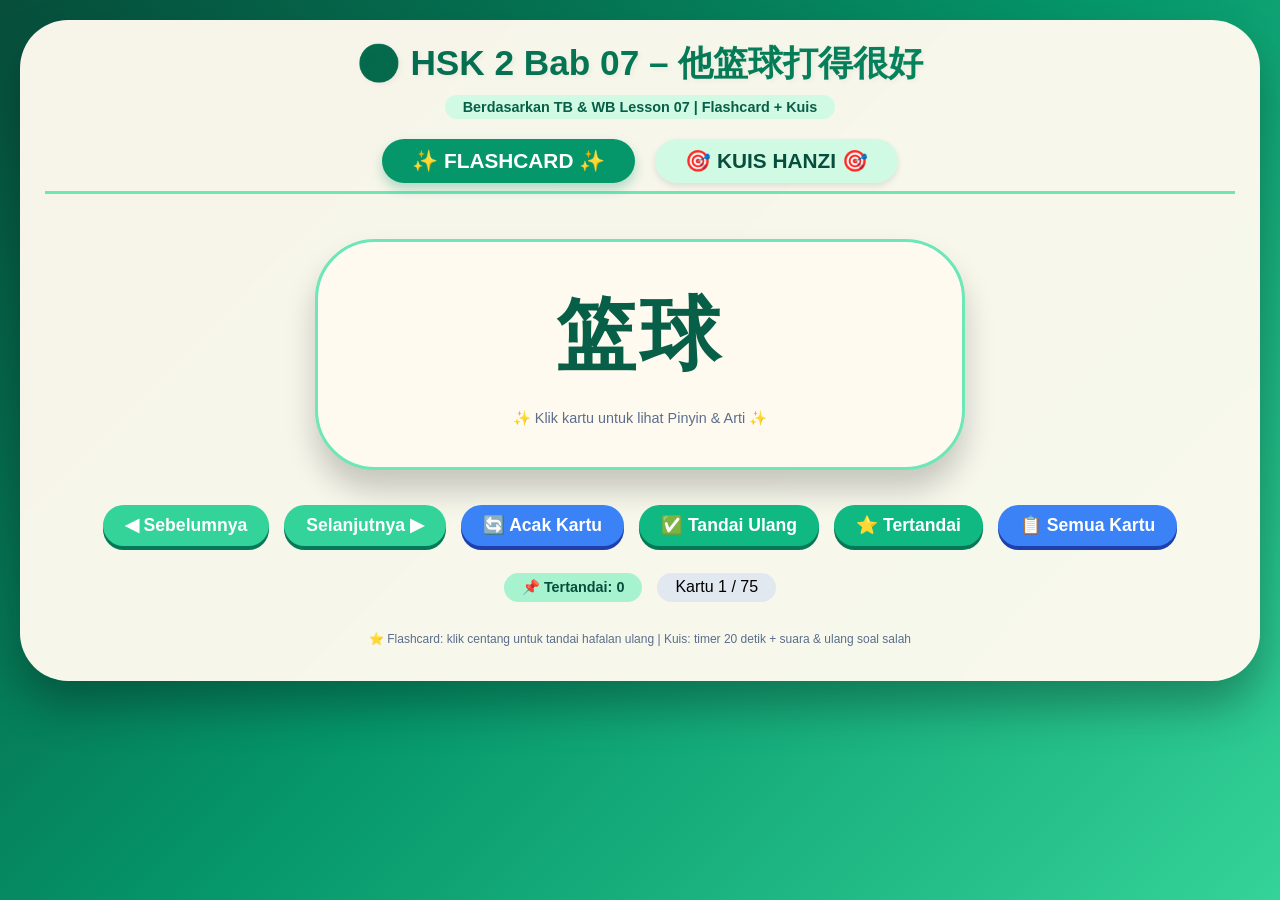
<file: data/wo1/KOSAKATA HSK2 BAB 7.html>
<!DOCTYPE html>
<html lang="id">
<head>
    <meta charset="UTF-8">
    <meta name="viewport" content="width=device-width, initial-scale=1.0, user-scalable=yes">
    <title>HSK 2 Bab 07 – 他篮球打得很好 | Flashcard & Kuis</title>
    <style>
        * {
            margin: 0;
            padding: 0;
            box-sizing: border-box;
            user-select: none;
        }

        body {
            background: linear-gradient(135deg, #064e3b 0%, #059669 50%, #34d399 100%);
            font-family: 'Arial', 'Segoe UI', sans-serif;
            min-height: 100vh;
            padding: 20px;
        }

        .app-container {
            max-width: 1300px;
            margin: 0 auto;
            background: rgba(255, 250, 240, 0.97);
            border-radius: 48px;
            box-shadow: 0 25px 45px rgba(0,0,0,0.3);
            overflow: hidden;
            padding: 20px 25px 35px;
            backdrop-filter: blur(2px);
        }

        .title-section {
            text-align: center;
            margin-bottom: 20px;
        }
        h1 {
            font-size: 2.2rem;
            background: linear-gradient(120deg, #065f46, #059669);
            background-clip: text;
            -webkit-background-clip: text;
            color: transparent;
            text-shadow: 2px 2px 5px rgba(0,0,0,0.05);
        }
        .watermark {
            font-size: 0.9rem;
            color: #065f46;
            font-weight: bold;
            background: #d1fae5;
            display: inline-block;
            padding: 4px 18px;
            border-radius: 40px;
            margin-top: 8px;
            font-family: 'Arial', sans-serif;
        }

        .tabs {
            display: flex;
            gap: 20px;
            justify-content: center;
            margin-bottom: 25px;
            border-bottom: 3px solid #6ee7b7;
            padding-bottom: 8px;
        }
        .tab-btn {
            background: #d1fae5;
            border: none;
            font-size: 1.3rem;
            font-weight: bold;
            padding: 10px 30px;
            border-radius: 60px;
            cursor: pointer;
            transition: 0.2s;
            color: #064e3b;
            font-family: 'Arial', sans-serif;
            box-shadow: 0 3px 6px rgba(0,0,0,0.1);
        }
        .tab-btn.active {
            background: #059669;
            color: white;
            box-shadow: 0 6px 12px rgba(5,150,105,0.3);
        }
        .tab-content {
            display: none;
            animation: fade 0.3s ease;
        }
        .tab-content.active {
            display: block;
        }
        @keyframes fade {
            from { opacity: 0; transform: translateY(8px);}
            to { opacity: 1; transform: translateY(0);}
        }

        .flashcard-area {
            display: flex;
            flex-direction: column;
            align-items: center;
        }
        .card {
            background: #fffaf0;
            border-radius: 60px;
            box-shadow: 0 20px 30px rgba(0,0,0,0.2), inset 0 1px 2px white;
            padding: 40px 25px;
            text-align: center;
            width: 100%;
            max-width: 650px;
            margin: 20px auto;
            cursor: pointer;
            transition: 0.2s;
            border: 3px solid #6ee7b7;
        }
        .card:hover { transform: scale(1.02); background: #f0fdf4; }
        .card-hanzi {
            font-family: 'Simsun', '宋体', 'Times New Roman', serif;
            font-size: 5rem;
            font-weight: 800;
            color: #065f46;
            letter-spacing: 4px;
            margin-bottom: 20px;
            word-break: break-word;
        }
        .card-pinyin {
            font-family: 'Times New Roman', Times, serif;
            font-size: 1.9rem;
            color: #2c5282;
            margin: 12px 0;
            font-weight: 500;
        }
        .card-arti {
            font-family: 'Arial', sans-serif;
            font-size: 1.5rem;
            background: #d1fae5;
            display: inline-block;
            padding: 8px 22px;
            border-radius: 50px;
            color: #064e3b;
        }
        .info-text {
            font-family: 'Arial', sans-serif;
            font-size: 0.9rem;
            margin-top: 12px;
            color: #5b6e8c;
        }
        .nav-buttons {
            display: flex;
            gap: 15px;
            justify-content: center;
            flex-wrap: wrap;
            margin: 15px 0;
        }
        button {
            background: #34d399;
            border: none;
            padding: 10px 22px;
            font-size: 1.1rem;
            font-weight: bold;
            border-radius: 50px;
            cursor: pointer;
            font-family: 'Arial', sans-serif;
            transition: 0.1s;
            color: white;
            box-shadow: 0 4px 0 #047857;
        }
        button:active {
            transform: translateY(2px);
            box-shadow: 0 1px 0 #047857;
        }
        .shuffle-btn { background: #3b82f6; box-shadow: 0 4px 0 #1e40af; }
        .checklist-btn { background: #10b981; box-shadow: 0 4px 0 #047857; }
        .review-badge {
            margin-top: 12px;
            display: flex;
            gap: 15px;
            justify-content: center;
            flex-wrap: wrap;
        }
        .mark-info {
            background: #a7f3d0;
            padding: 6px 18px;
            border-radius: 40px;
            font-family: 'Arial', sans-serif;
            font-weight: bold;
            font-size: 0.9rem;
            color: #064e3b;
        }
        .counter {
            font-family: 'Arial', sans-serif;
            font-size: 1rem;
            background: #e2e8f0;
            padding: 5px 18px;
            border-radius: 30px;
            display: inline-block;
        }

        .quiz-area { text-align: center; }
        .timer-bar {
            background: #ecfdf5;
            padding: 10px 20px;
            border-radius: 60px;
            display: flex;
            align-items: center;
            gap: 15px;
            justify-content: space-between;
            flex-wrap: wrap;
            margin-bottom: 20px;
        }
        .timer-label { font-weight: bold; background: #6ee7b7; padding: 5px 15px; border-radius: 40px; color: #064e3b; }
        .progress-container { flex: 2; background-color: #e2e8f0; border-radius: 30px; height: 18px; overflow: hidden; }
        .time-progress { width: 100%; height: 100%; background: linear-gradient(90deg, #10b981, #34d399); border-radius: 30px; transition: width 0.1s linear; }
        .time-warning { background: linear-gradient(90deg, #ef4444, #f97316); }
        .timer-digit { font-family: monospace; font-size: 1.6rem; font-weight: 800; background: #0f172a; color: #fef9c3; padding: 4px 18px; border-radius: 50px; min-width: 100px; }
        .quiz-question { background: #ecfdf5; border-radius: 70px; padding: 25px; margin: 15px 0; box-shadow: 0 10px 15px rgba(0,0,0,0.1); }
        .quiz-arti { font-family: 'Arial', sans-serif; font-size: 2rem; font-weight: bold; color: #064e3b; background: #a7f3d0; display: inline-block; padding: 10px 30px; border-radius: 60px; }
        .options-grid { display: grid; grid-template-columns: repeat(auto-fit, minmax(180px, 1fr)); gap: 18px; margin: 25px 0; }
        .quiz-option {
            font-family: 'Simsun', '宋体', serif;
            font-size: 1.5rem;
            font-weight: bold;
            background: linear-gradient(145deg, #ecfdf5, #d1fae5);
            border: 3px solid #34d399;
            border-radius: 70px;
            padding: 14px 8px;
            cursor: pointer;
            transition: 0.1s;
            text-align: center;
            color: #064e3b;
            box-shadow: 0 5px 0 #059669;
        }
        .quiz-option:hover:not(:disabled) { transform: translateY(-2px); background: #a7f3d0; }
        .quiz-option:active:not(:disabled) { transform: translateY(2px); box-shadow: 0 2px 0 #059669; }
        .disabled-opt { opacity: 0.6; cursor: not-allowed; }
        .feedback { font-family: 'Arial', sans-serif; font-size: 1.2rem; padding: 12px; border-radius: 50px; margin: 15px 0; background: #f1f5f9; font-weight: bold; }
        .score-area { font-family: 'Arial', sans-serif; font-size: 1.2rem; background: #6ee7b7; display: inline-block; padding: 6px 22px; border-radius: 40px; margin-bottom: 12px; color: #064e3b; }
        .quiz-buttons { display: flex; gap: 12px; justify-content: center; flex-wrap: wrap; }
        .next-quiz { background: #10b981; box-shadow: 0 4px 0 #047857; }
        .reset-quiz { background: #ef4444; box-shadow: 0 4px 0 #b91c1c; }
        .repeat-wrong { background: #8b5cf6; box-shadow: 0 4px 0 #5b21b6; }
        footer { text-align: center; margin-top: 30px; font-size: 0.75rem; color: #5b6e8c; }

        @media (max-width: 640px) {
            .card-hanzi { font-size: 3rem; }
            .quiz-arti { font-size: 1.4rem; }
            .quiz-option { font-size: 1.1rem; padding: 10px 5px; }
            .tab-btn { font-size: 1rem; padding: 6px 18px; }
        }
    </style>
</head>
<body>
<div class="app-container">
    <div class="title-section">
        <h1>🏀 HSK 2 Bab 07 – 他篮球打得很好</h1>
        <div class="watermark">Berdasarkan TB & WB Lesson 07 | Flashcard + Kuis</div>
    </div>

    <div class="tabs">
        <button class="tab-btn active" data-tab="flashcard">✨ FLASHCARD ✨</button>
        <button class="tab-btn" data-tab="quiz">🎯 KUIS HANZI 🎯</button>
    </div>

    <!-- FLASHCARD -->
    <div id="flashcardTab" class="tab-content active">
        <div class="flashcard-area">
            <div class="card" id="flashcardCard">
                <div class="card-hanzi" id="cardHanzi">...</div>
                <div class="card-pinyin" id="cardPinyin" style="display: none;"></div>
                <div class="card-arti" id="cardArti" style="display: none;"></div>
                <div class="info-text">✨ Klik kartu untuk lihat Pinyin & Arti ✨</div>
            </div>
            <div class="nav-buttons">
                <button id="prevCardBtn">◀ Sebelumnya</button>
                <button id="nextCardBtn">Selanjutnya ▶</button>
                <button id="shuffleFlashBtn" class="shuffle-btn">🔄 Acak Kartu</button>
                <button id="markReviewBtn" class="checklist-btn">✅ Tandai Ulang</button>
                <button id="showMarkedBtn" class="checklist-btn">⭐ Tertandai</button>
                <button id="showAllFlashBtn" class="shuffle-btn">📋 Semua Kartu</button>
            </div>
            <div class="review-badge">
                <span class="mark-info" id="markedCountBadge">📌 Tertandai: 0</span>
                <span class="counter" id="flashCounter">Kartu 1 / 60</span>
            </div>
        </div>
    </div>

    <!-- KUIS -->
    <div id="quizTab" class="tab-content">
        <div class="quiz-area">
            <div class="score-area">🏆 SKOR: <span id="quizScore">0</span> / <span id="totalQuizCount">60</span></div>
            <div class="timer-bar">
                <span class="timer-label">⏱ WAKTU</span>
                <div class="progress-container">
                    <div class="time-progress" id="timeProgress" style="width: 100%;"></div>
                </div>
                <span class="timer-digit" id="timerDisplay">20 detik</span>
            </div>
            <div class="quiz-question">
                <div class="quiz-arti" id="questionArti">Memperkenalkan</div>
            </div>
            <div class="options-grid" id="quizOptionsGrid"></div>
            <div class="feedback" id="quizFeedback">🌸 Pilih Hanzi yang sesuai dengan arti di atas 🌸</div>
            <div class="quiz-buttons">
                <button id="nextQuizBtn" class="next-quiz">▶ Soal Berikutnya</button>
                <button id="resetQuizBtn" class="reset-quiz">🔄 Mulai Baru</button>
                <button id="repeatWrongBtn" class="repeat-wrong">🔁 Ulangi Soal Salah</button>
            </div>
        </div>
    </div>
    <footer>⭐ Flashcard: klik centang untuk tandai hafalan ulang | Kuis: timer 20 detik + suara & ulang soal salah</footer>
</div>

<script>
    // ======================= KOSAKATA BAB 07 =======================
    // Diambil dari file KOSAKATA HSK2 BAB 7.txt, hanya entri dengan aksara Han
    const vocabulary = [
        // Kata Benda
        { hanzi: "篮球", pinyin: "lánqiú", arti: "bola basket / olahraga basket" },
        { hanzi: "足球", pinyin: "zúqiú", arti: "sepak bola / olahraga sepak bola" },
        { hanzi: "运动", pinyin: "yùndòng", arti: "olahraga / gerakan" },
        { hanzi: "爱好", pinyin: "àihào", arti: "hobi / kesukaan" },
        { hanzi: "开始", pinyin: "kāishǐ", arti: "awal / permulaan" },
        { hanzi: "朋友", pinyin: "péngyou", arti: "teman" },
        { hanzi: "同学", pinyin: "tóngxué", arti: "teman sekelas" },
        { hanzi: "教室", pinyin: "jiàoshì", arti: "ruang kelas" },
        { hanzi: "学校", pinyin: "xuéxiào", arti: "sekolah" },
        { hanzi: "时间", pinyin: "shíjiān", arti: "waktu" },
        { hanzi: "北京", pinyin: "Běijīng", arti: "Beijing (kota)" },
        { hanzi: "下午", pinyin: "xiàwǔ", arti: "sore" },
        { hanzi: "家", pinyin: "jiā", arti: "rumah / keluarga" },
        { hanzi: "鱼", pinyin: "yú", arti: "ikan" },
        { hanzi: "肉", pinyin: "ròu", arti: "daging" },
        { hanzi: "鱼肉", pinyin: "yúròu", arti: "daging ikan" },
        { hanzi: "运动服", pinyin: "yùndòngfú", arti: "pakaian olahraga" },
        { hanzi: "画师", pinyin: "huàshī", arti: "pelukis (profesional)" },
        { hanzi: "场", pinyin: "chǎng", arti: "lapangan / tempat" },
        { hanzi: "球", pinyin: "qiú", arti: "bola" },
        // Kata Kerja
        { hanzi: "打 (篮球)", pinyin: "dǎ (lánqiú)", arti: "bermain (basket) / memukul" },
        { hanzi: "踢 (足球)", pinyin: "tī (zúqiú)", arti: "menendang / bermain (sepak bola)" },
        { hanzi: "跑", pinyin: "pǎo", arti: "berlari" },
        { hanzi: "跑步", pinyin: "pǎobù", arti: "berlari / joging" },
        { hanzi: "游泳", pinyin: "yóuyǒng", arti: "berenang" },
        { hanzi: "开始", pinyin: "kāishǐ", arti: "memulai" },
        { hanzi: "往 (前走)", pinyin: "wǎng (qián zǒu)", arti: "menuju / ke arah" },
        { hanzi: "从 (北京回来)", pinyin: "cóng (Běijīng huílái)", arti: "dari (kembali dari Beijing)" },
        { hanzi: "玩", pinyin: "wán", arti: "bermain" },
        { hanzi: "说好", pinyin: "shuō hǎo", arti: "membuat janji / menyetujui" },
        { hanzi: "回来", pinyin: "huílái", arti: "kembali (ke sini)" },
        { hanzi: "出去", pinyin: "chūqù", arti: "keluar (ke sana)" },
        { hanzi: "写", pinyin: "xiě", arti: "menulis" },
        { hanzi: "画画", pinyin: "huà huà", arti: "menggambar" },
        { hanzi: "唱歌", pinyin: "chànggē", arti: "menyanyi" },
        { hanzi: "做饭", pinyin: "zuò fàn", arti: "memasak" },
        // Kata Sifat & Adverbia
        { hanzi: "好", pinyin: "hǎo", arti: "baik / bagus" },
        { hanzi: "快", pinyin: "kuài", arti: "cepat" },
        { hanzi: "慢", pinyin: "màn", arti: "lambat" },
        { hanzi: "高兴", pinyin: "gāoxìng", arti: "senang / gembira" },
        { hanzi: "漂亮", pinyin: "piàoliang", arti: "cantik / bagus" },
        { hanzi: "不错 / 还可以", pinyin: "búcuò / hái kěyǐ", arti: "lumayan / tidak buruk" },
        { hanzi: "不太", pinyin: "bú tài", arti: "tidak terlalu" },
        // Preposisi & Konjungsi
        { hanzi: "从", pinyin: "cóng", arti: "dari" },
        { hanzi: "往", pinyin: "wǎng", arti: "menuju / ke arah" },
        { hanzi: "就", pinyin: "jiù", arti: "langsung / maka" },
        { hanzi: "还", pinyin: "hái", arti: "masih / juga" },
        { hanzi: "也", pinyin: "yě", arti: "juga" },
        { hanzi: "都", pinyin: "dōu", arti: "semuanya" },
        { hanzi: "很", pinyin: "hěn", arti: "sangat" },
        { hanzi: "太", pinyin: "tài", arti: "terlalu" },
        { hanzi: "一", pinyin: "yī", arti: "begitu (syarat)" },
        // Kata Tanya
        { hanzi: "什么", pinyin: "shénme", arti: "apa" },
        { hanzi: "哪儿", pinyin: "nǎr", arti: "di mana" },
        { hanzi: "哪里", pinyin: "nǎlǐ", arti: "di mana" },
        { hanzi: "谁", pinyin: "shéi", arti: "siapa" },
        { hanzi: "怎么", pinyin: "zěnme", arti: "bagaimana (cara)" },
        { hanzi: "怎么样", pinyin: "zěnmeyàng", arti: "bagaimana (keadaan)" },
        { hanzi: "多少", pinyin: "duōshao", arti: "berapa (jumlah)" },
        { hanzi: "几", pinyin: "jǐ", arti: "berapa (angka kecil)" },
        // Frasa & Contoh Kalimat
        { hanzi: "从北京回来", pinyin: "cóng Běijīng huílái", arti: "Kembali dari Beijing." },
        { hanzi: "你怎么一下课就往外跑？", pinyin: "nǐ zěnme yī xiàkè jiù wǎng wài pǎo?", arti: "Kenapa kamu begitu selesai kelas langsung lari ke luar?" },
        { hanzi: "我跟同学说好了", pinyin: "wǒ gēn tóngxué shuō hǎo le", arti: "Saya sudah janjian dengan teman sekelas." },
        { hanzi: "一起去打篮球", pinyin: "yīqǐ qù dǎ lánqiú", arti: "Pergi main basket bersama-sama." },
        { hanzi: "你还有什么爱好？", pinyin: "nǐ hái yǒu shénme àihào?", arti: "Kamu masih punya hobi apa lagi?" },
        { hanzi: "我喜欢踢足球", pinyin: "wǒ xǐhuān tī zúqiú", arti: "Saya suka main sepak bola." },
        { hanzi: "一到星期天就去踢球", pinyin: "yī dào xīngqītiān jiù qù tī qiú", arti: "Begitu hari Minggu tiba, langsung pergi main bola." },
        { hanzi: "你踢得怎么样？", pinyin: "nǐ tī de zěnmeyàng?", arti: "Kamu main (bola)-nya bagaimana?" },
        { hanzi: "打得还可以", pinyin: "dǎ de hái kěyǐ", arti: "Lumayan (hasil main basketnya)" },
        { hanzi: "我跑得不快", pinyin: "wǒ pǎo de bù kuài", arti: "Saya lari tidak cepat." },
        { hanzi: "我游泳游得不快", pinyin: "wǒ yóuyǒng yóu de bù kuài", arti: "Saya berenang tidak cepat." },
        { hanzi: "从小学开始", pinyin: "cóng xiǎoxué kāishǐ", arti: "Mulai dari SD." },
        { hanzi: "我一有时间就去运动", pinyin: "wǒ yī yǒu shíjiān jiù qù yùndòng", arti: "Begitu ada waktu, langsung pergi olahraga." },
        { hanzi: "他字写得很漂亮", pinyin: "tā zì xiě de hěn piàoliang", arti: "Tulisannya sangat bagus." },
        { hanzi: "孩子们玩得很高兴", pinyin: "háizimen wán de hěn gāoxìng", arti: "Anak-anak bermain dengan sangat gembira." }
    ];
    const TOTAL_VOCAB = vocabulary.length;

    // ========== FLASHCARD ==========
    let currentDisplayList = [...vocabulary];
    let currentFlashIndex = 0;
    let isFlipped = false;
    let markedIndices = new Set();

    function updateMarkedBadge() { document.getElementById("markedCountBadge").innerText = `📌 Tertandai: ${markedIndices.size}`; }
    function shuffleArray(arr) { for (let i = arr.length - 1; i > 0; i--) { const j = Math.floor(Math.random() * (i + 1)); [arr[i], arr[j]] = [arr[j], arr[i]]; } return arr; }
    function renderFlashcard() {
        if (currentDisplayList.length === 0) { document.getElementById("cardHanzi").innerText = "Tidak ada kartu"; return; }
        const item = currentDisplayList[currentFlashIndex];
        document.getElementById("cardHanzi").innerText = item.hanzi;
        const pinyinEl = document.getElementById("cardPinyin");
        const artiEl = document.getElementById("cardArti");
        if (!isFlipped) { pinyinEl.style.display = "none"; artiEl.style.display = "none"; }
        else { pinyinEl.style.display = "block"; artiEl.style.display = "inline-block"; pinyinEl.innerText = item.pinyin; artiEl.innerText = item.arti; }
        document.getElementById("flashCounter").innerText = `Kartu ${currentFlashIndex+1} / ${currentDisplayList.length}`;
    }
    function flipCard() { isFlipped = !isFlipped; renderFlashcard(); }
    function nextFlash() { if(currentDisplayList.length){ currentFlashIndex = (currentFlashIndex+1)%currentDisplayList.length; isFlipped=false; renderFlashcard(); } }
    function prevFlash() { if(currentDisplayList.length){ currentFlashIndex = (currentFlashIndex-1+currentDisplayList.length)%currentDisplayList.length; isFlipped=false; renderFlashcard(); } }
    function toggleMarkCurrent() {
        if(currentDisplayList.length===0) return;
        const currentVoc = currentDisplayList[currentFlashIndex];
        const origIdx = vocabulary.findIndex(v => v.hanzi === currentVoc.hanzi && v.pinyin === currentVoc.pinyin);
        if(origIdx !== -1){
            if(markedIndices.has(origIdx)) markedIndices.delete(origIdx);
            else markedIndices.add(origIdx);
            updateMarkedBadge();
            alert(markedIndices.has(origIdx) ? `✅ ${currentVoc.hanzi} ditandai ulang` : `❌ ${currentVoc.hanzi} dihapus dari tandai`);
        }
    }
    function showMarkedOnly() {
        const markedVoc = [];
        for(let idx of markedIndices) markedVoc.push(vocabulary[idx]);
        if(markedVoc.length===0){ alert("Belum ada kartu ditandai. Klik ✅ Tandai Ulang pada kartu."); return; }
        currentDisplayList = [...markedVoc];
        currentFlashIndex = 0; isFlipped=false; renderFlashcard();
    }
    function showAllFlash() { currentDisplayList = [...vocabulary]; currentFlashIndex=0; isFlipped=false; renderFlashcard(); }
    function shuffleFlash() { currentDisplayList = shuffleArray([...currentDisplayList]); currentFlashIndex=0; isFlipped=false; renderFlashcard(); }

    // ========== KUIS ==========
    let audioCtx = null;
    function initAudio() { if(!audioCtx) audioCtx = new (window.AudioContext||window.webkitAudioContext)(); return audioCtx; }
    function playTone(freq, dur, vol=0.2) { let ctx=initAudio(); if(ctx.state==='suspended') ctx.resume().then(()=>_play(ctx,freq,dur,vol)).catch(e=>{}); else _play(ctx,freq,dur,vol); }
    function _play(ctx,freq,dur,vol){ let osc=ctx.createOscillator(), gain=ctx.createGain(); osc.connect(gain); gain.connect(ctx.destination); osc.frequency.value=freq; gain.gain.value=vol; osc.start(); gain.gain.exponentialRampToValueAtTime(0.0001, ctx.currentTime+dur); osc.stop(ctx.currentTime+dur); }
    function playCorrect() { playTone(880,0.12,0.25); setTimeout(()=>playTone(1100,0.2,0.25),130); setTimeout(()=>playTone(1320,0.25,0.2),280); }
    function playWrong() { let ctx=initAudio(); if(ctx.state==='suspended') ctx.resume().then(()=>_playWrong(ctx)).catch(e=>{}); else _playWrong(ctx); }
    function _playWrong(ctx){ let osc=ctx.createOscillator(), gain=ctx.createGain(); osc.connect(gain); gain.connect(ctx.destination); osc.frequency.value=220; gain.gain.value=0.35; osc.start(); let lfo=ctx.createOscillator(), lfoG=ctx.createGain(); lfo.connect(lfoG); lfoG.connect(gain.gain); lfo.frequency.value=18; lfoG.gain.value=0.25; lfo.start(); gain.gain.exponentialRampToValueAtTime(0.0001, ctx.currentTime+0.5); osc.stop(ctx.currentTime+0.5); lfo.stop(ctx.currentTime+0.5); }

    let quizQuestionsOrder = [];
    let currentQIndex = 0;
    let quizScore = 0;
    let quizAnswered = false;
    let timerInterval = null;
    let timeLeft = 20;
    let currentQuestionVocab = null;
    let currentOptions = [];
    let wrongIndices = [];
    let quizMode = "normal";
    let repeatList = [];

    const quizScoreSpan = document.getElementById("quizScore");
    const totalQuizSpan = document.getElementById("totalQuizCount");
    const questionArtiSpan = document.getElementById("questionArti");
    const optionsGrid = document.getElementById("quizOptionsGrid");
    const quizFeedback = document.getElementById("quizFeedback");
    const nextQuizBtn = document.getElementById("nextQuizBtn");
    const resetQuizBtn = document.getElementById("resetQuizBtn");
    const repeatWrongBtn = document.getElementById("repeatWrongBtn");
    const timeProgress = document.getElementById("timeProgress");
    const timerDisplaySpan = document.getElementById("timerDisplay");

    function stopTimer() { if(timerInterval) clearInterval(timerInterval); timerInterval=null; }
    function startTimer() {
        timeLeft=20; updateTimerUI();
        timerInterval = setInterval(()=>{
            if(quizAnswered) return;
            if(timeLeft<=1){ if(!quizAnswered) finishAnswer(false, true); }
            else { timeLeft--; updateTimerUI(); }
        },1000);
    }
    function updateTimerUI() {
        timerDisplaySpan.innerText = `${timeLeft} detik`;
        let percent = (timeLeft/20)*100;
        timeProgress.style.width=`${percent}%`;
        if(timeLeft<=5) timeProgress.classList.add("time-warning");
        else timeProgress.classList.remove("time-warning");
    }

    function generateOptions(correctHanzi, correctIdx) {
        let others = vocabulary.filter((_,i)=> i!==correctIdx).map(v=>v.hanzi);
        others = shuffleArray([...others]);
        let opts = [correctHanzi];
        for(let i=0; i<Math.min(3, others.length); i++) opts.push(others[i]);
        return shuffleArray(opts);
    }
    function renderQuizOptions() {
        optionsGrid.innerHTML = "";
        currentOptions.forEach(opt => {
            let btn = document.createElement("button");
            btn.className = "quiz-option";
            btn.innerText = opt;
            btn.style.fontFamily = "'Simsun', '宋体', serif";
            btn.addEventListener("click", () => checkAnswer(opt));
            optionsGrid.appendChild(btn);
        });
    }
    function enableOptions(enable) {
        document.querySelectorAll(".quiz-option").forEach(btn => {
            if(enable) { btn.disabled=false; btn.classList.remove("disabled-opt"); }
            else { btn.disabled=true; btn.classList.add("disabled-opt"); }
        });
    }
    function finishAnswer(isCorrect, isTimeout=false) {
        if(quizAnswered) return;
        quizAnswered=true;
        stopTimer();
        if(isCorrect) { playCorrect(); quizScore++; updateQuizUI(); quizFeedback.innerHTML="✅ BENAR! +1 poin ✅"; quizFeedback.style.background="#d1fae5"; }
        else { playWrong(); quizFeedback.innerHTML=`❌ SALAH! Hanzi benar: "${currentQuestionVocab.hanzi}" ❌`; quizFeedback.style.background="#fee2e2";
            if(quizMode==="normal" && !isTimeout) { let wrongIdx = quizQuestionsOrder[currentQIndex]; if(!wrongIndices.includes(wrongIdx)) wrongIndices.push(wrongIdx); } }
        enableOptions(false);
    }
    function checkAnswer(selected) { if(quizAnswered) return; let isCorrect = (selected === currentQuestionVocab.hanzi); finishAnswer(isCorrect, false); }
    function updateQuizUI() { quizScoreSpan.innerText = quizScore; totalQuizSpan.innerText = (quizMode==="repeat"? repeatList.length : TOTAL_VOCAB); }
    function loadQuizQuestion() {
        if(quizMode==="normal" && currentQIndex >= quizQuestionsOrder.length) { endQuiz(); return; }
        if(quizMode==="repeat" && currentQIndex >= repeatList.length) { endQuiz(); return; }
        let vocabIdx = (quizMode==="normal") ? quizQuestionsOrder[currentQIndex] : repeatList[currentQIndex];
        currentQuestionVocab = vocabulary[vocabIdx];
        questionArtiSpan.innerText = currentQuestionVocab.arti;
        currentOptions = generateOptions(currentQuestionVocab.hanzi, vocabIdx);
        renderQuizOptions();
        quizAnswered=false;
        enableOptions(true);
        quizFeedback.innerHTML = "🌸 Pilih Hanzi yang tepat! 🌸";
        quizFeedback.style.background="#f1f5f9";
        stopTimer(); startTimer();
    }
    function nextQuiz() {
        if(!quizAnswered && currentQIndex < (quizMode==="normal"?quizQuestionsOrder.length:repeatList.length)) {
            quizFeedback.innerHTML = "⚠️ Jawab dulu sebelum lanjut! ⚠️"; quizFeedback.style.background="#fef3c7";
            setTimeout(()=>{ if(!quizAnswered) quizFeedback.style.background="#f1f5f9"; },800);
            return;
        }
        currentQIndex++;
        if((quizMode==="normal" && currentQIndex<quizQuestionsOrder.length) || (quizMode==="repeat" && currentQIndex<repeatList.length))
            loadQuizQuestion();
        else endQuiz();
    }
    function endQuiz() {
        stopTimer(); enableOptions(false);
        if(quizMode==="normal"){
            if(wrongIndices.length>0) quizFeedback.innerHTML = `🎉 Selesai! Skor: ${quizScore}/${quizQuestionsOrder.length}. Kamu salah ${wrongIndices.length} soal. Tekan "Ulangi Soal Salah" untuk perbaiki. 🎉`;
            else quizFeedback.innerHTML = `🎉 SEMPURNA! Skor: ${quizScore}/${quizQuestionsOrder.length} 🎉`;
        } else {
            quizFeedback.innerHTML = `🔁 Latihan ulang selesai! Skor: ${quizScore}/${repeatList.length}. Tekan "Mulai Baru" untuk sesi baru. 🔁`;
        }
        questionArtiSpan.innerText = "✨ Kuis Selesai ✨";
        nextQuizBtn.disabled = true;
    }
    function resetQuiz() {
        stopTimer(); quizMode="normal"; wrongIndices=[];
        let indices = Array.from({length:TOTAL_VOCAB}, (_,i)=>i);
        quizQuestionsOrder = shuffleArray([...indices]);
        currentQIndex=0; quizScore=0; quizAnswered=false;
        updateQuizUI(); loadQuizQuestion(); nextQuizBtn.disabled=false;
    }
    function repeatWrong() {
        if(wrongIndices.length===0){ quizFeedback.innerHTML="✨ Tidak ada soal salah! Kamu hebat ✨"; return; }
        stopTimer(); quizMode="repeat"; repeatList = [...wrongIndices];
        currentQIndex=0; quizScore=0; quizAnswered=false;
        updateQuizUI(); loadQuizQuestion(); nextQuizBtn.disabled=false;
        quizFeedback.innerHTML = "🔁 Mode Ulang Soal Salah. Kerjakan dengan baik! 🔁";
    }

    // ========== EVENT LISTENERS ==========
    document.getElementById("flashcardCard").addEventListener("click", flipCard);
    document.getElementById("prevCardBtn").addEventListener("click", prevFlash);
    document.getElementById("nextCardBtn").addEventListener("click", nextFlash);
    document.getElementById("shuffleFlashBtn").addEventListener("click", shuffleFlash);
    document.getElementById("markReviewBtn").addEventListener("click", toggleMarkCurrent);
    document.getElementById("showMarkedBtn").addEventListener("click", showMarkedOnly);
    document.getElementById("showAllFlashBtn").addEventListener("click", showAllFlash);
    nextQuizBtn.addEventListener("click", nextQuiz);
    resetQuizBtn.addEventListener("click", resetQuiz);
    repeatWrongBtn.addEventListener("click", repeatWrong);

    // Tab switching
    document.querySelectorAll(".tab-btn").forEach(btn=>{
        btn.addEventListener("click",()=>{
            let tab = btn.getAttribute("data-tab");
            document.getElementById("flashcardTab").classList.toggle("active", tab==="flashcard");
            document.getElementById("quizTab").classList.toggle("active", tab==="quiz");
            document.querySelectorAll(".tab-btn").forEach(b=>b.classList.remove("active"));
            btn.classList.add("active");
        });
    });

    // Inisialisasi
    function init() {
        showAllFlash();
        updateMarkedBadge();
        resetQuiz();
        document.body.addEventListener("click", ()=>{
            if(audioCtx && audioCtx.state==='suspended') audioCtx.resume();
        }, {once:true});
    }
    init();
</script>
</body>
</html>
</file>
